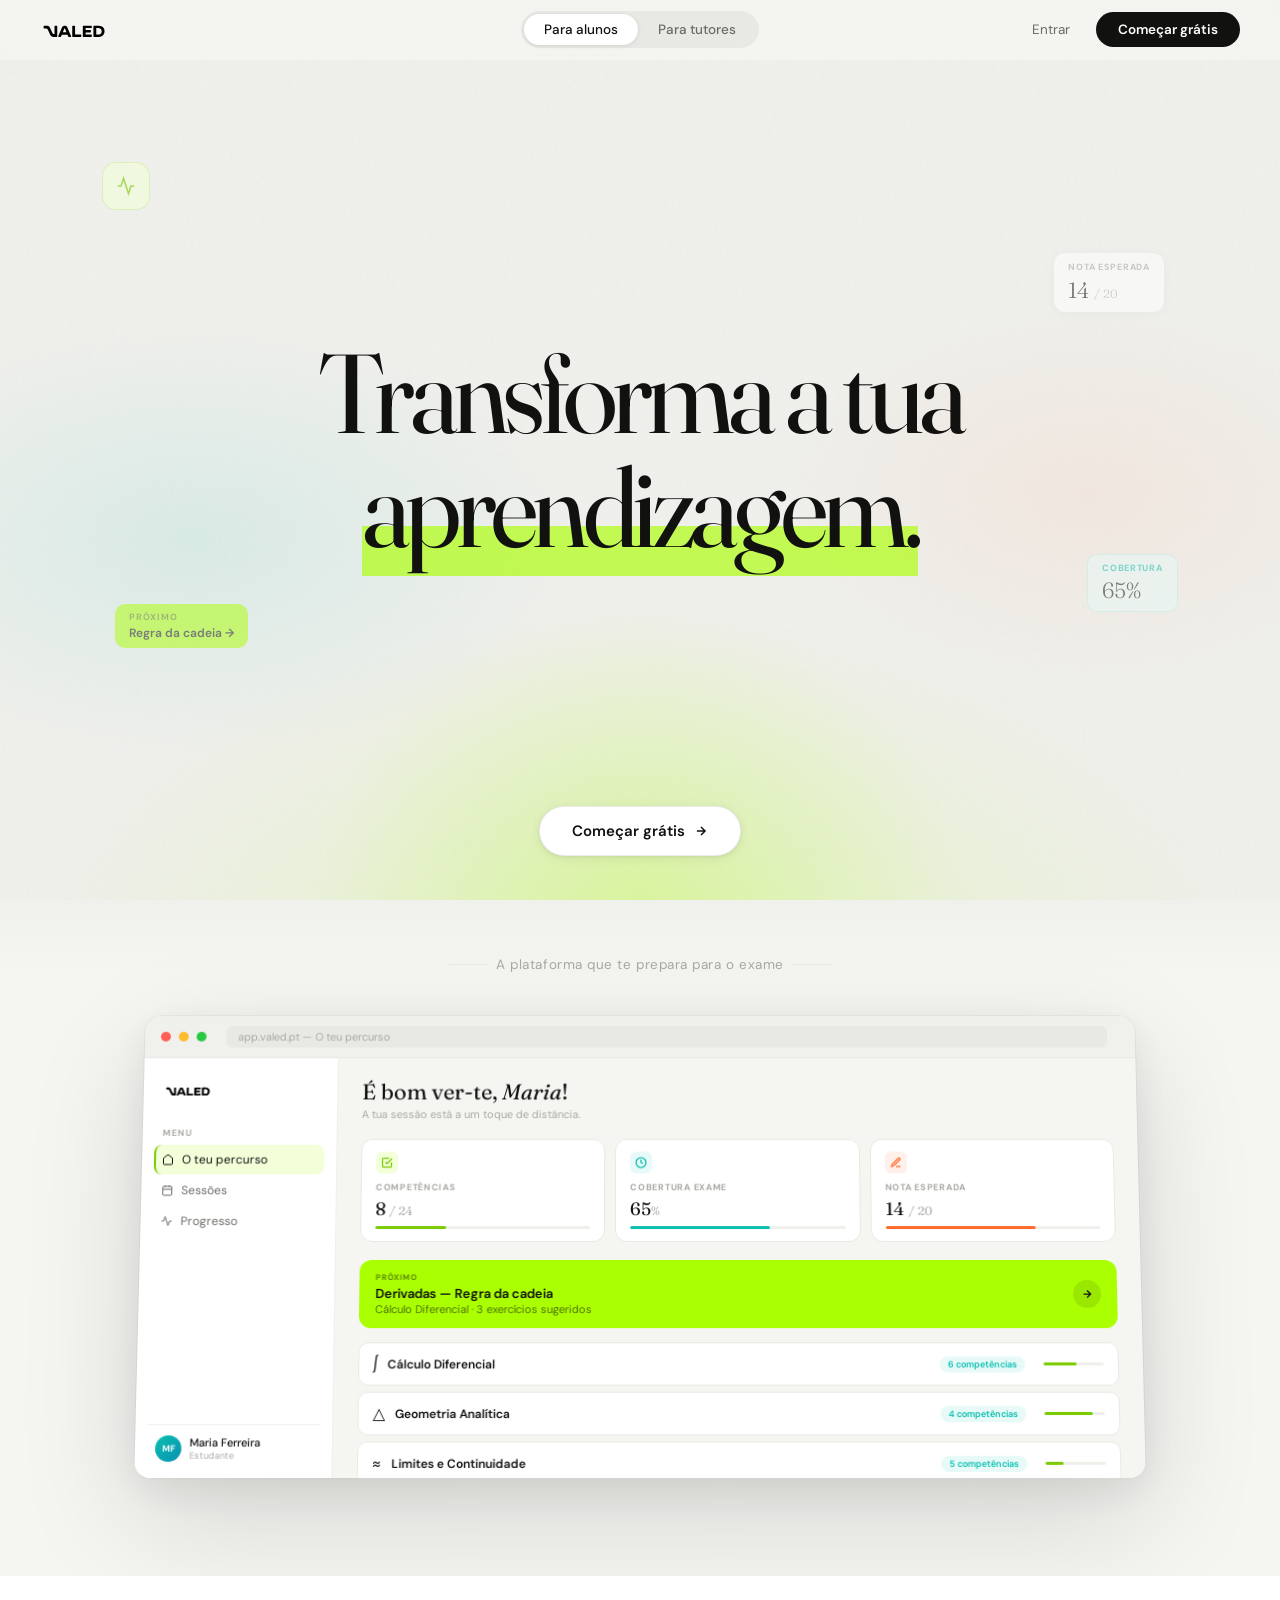
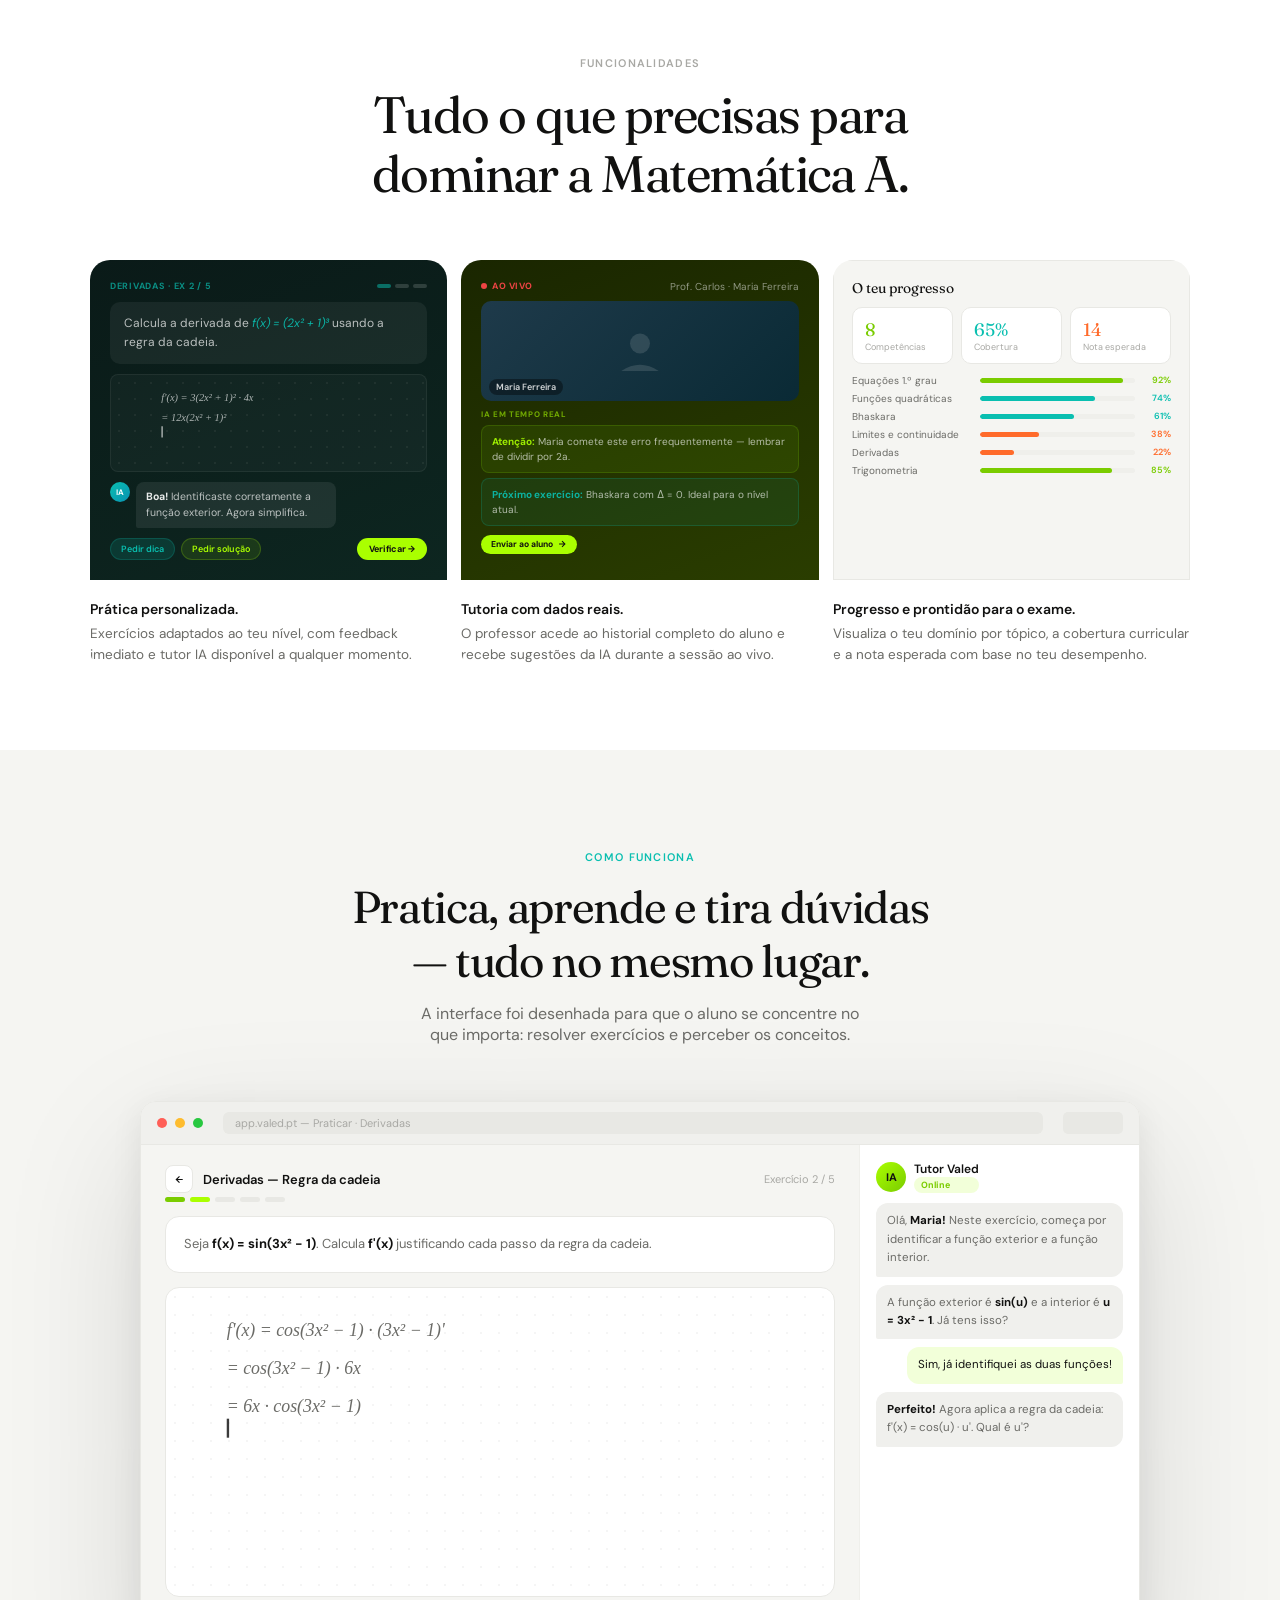
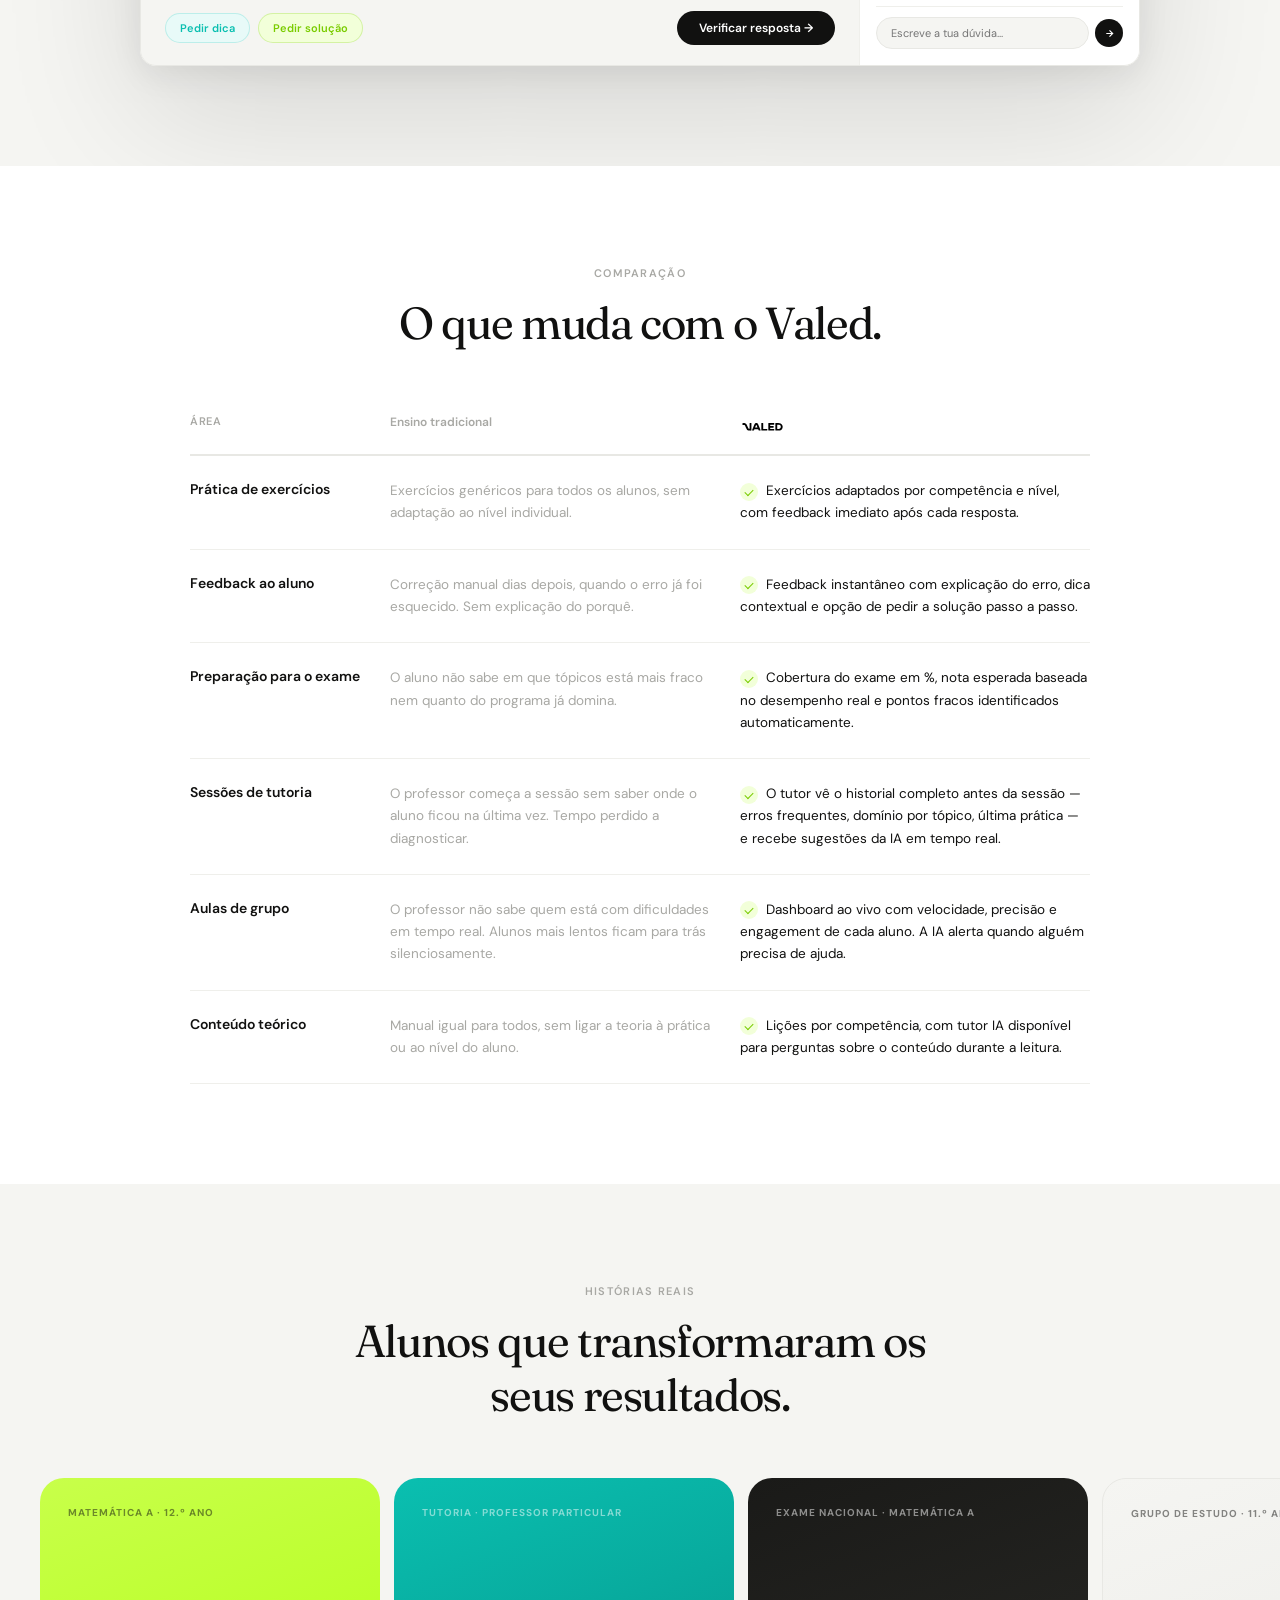
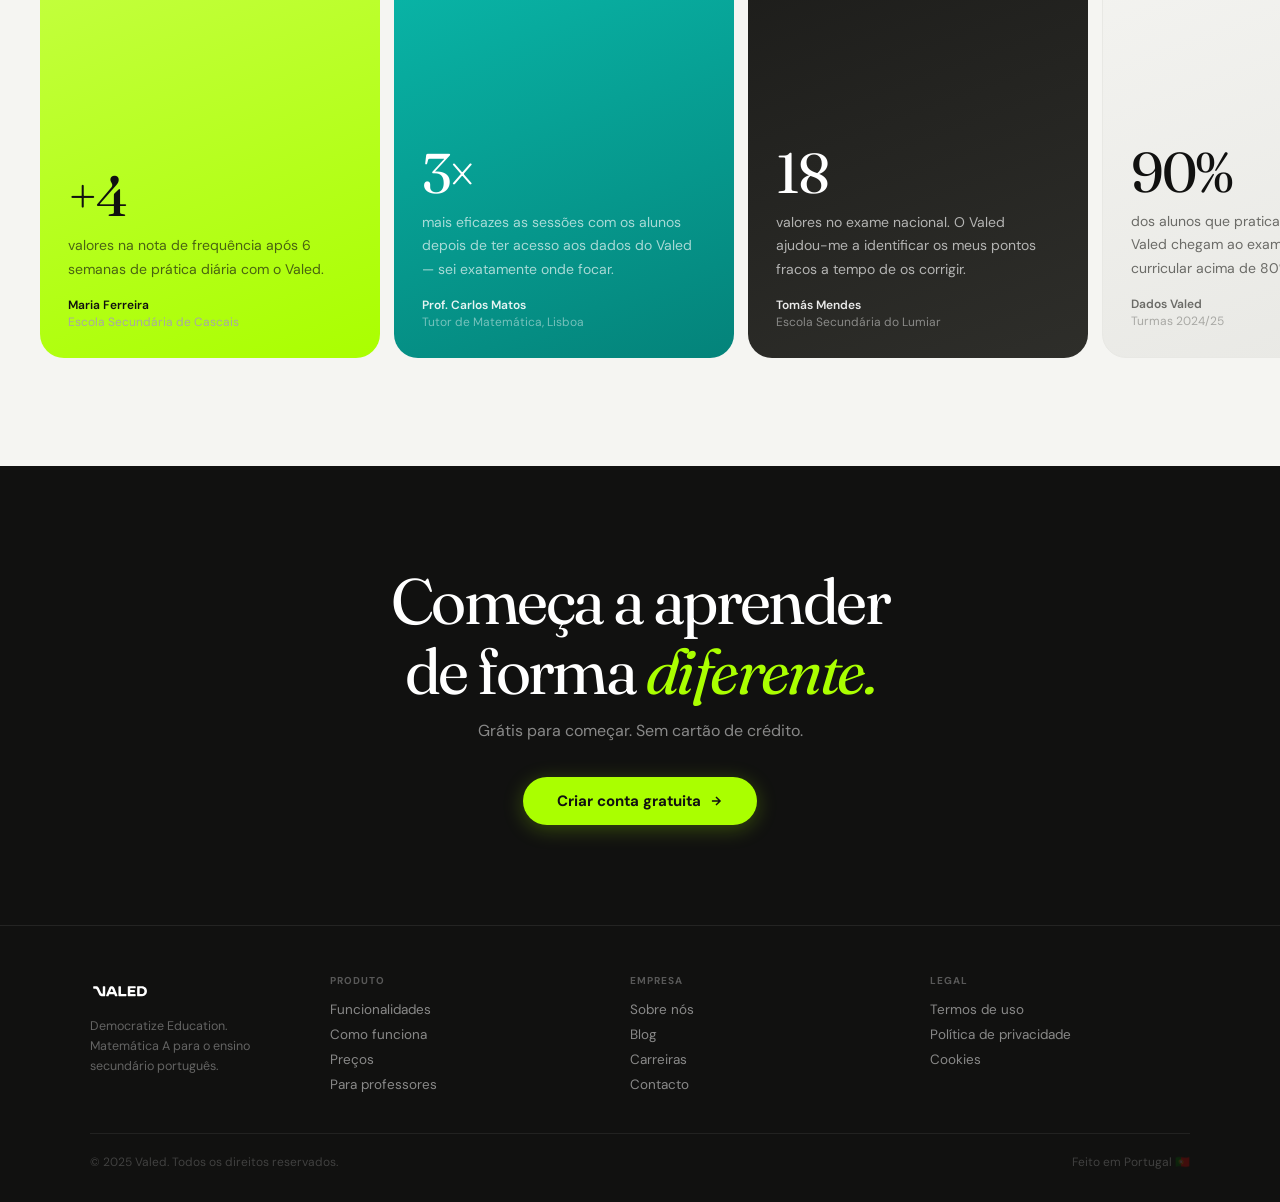
<file: valed_website.html>
<!DOCTYPE html>
<html lang="pt">
<head>
<meta charset="UTF-8">
<meta name="viewport" content="width=device-width, initial-scale=1.0">
<title>Valed — Democratize Education</title>
<link href="https://fonts.googleapis.com/css2?family=Fraunces:ital,opsz,wght@0,9..144,300;0,9..144,400;0,9..144,500;1,9..144,300;1,9..144,400;1,9..144,500&family=DM+Sans:ital,wght@0,300;0,400;0,500;0,600;1,400&display=swap" rel="stylesheet">
<style>
/* ── RESET & BASE ── */
*{box-sizing:border-box;margin:0;padding:0;}
:root{
  --lime:#AAFF00; --limed:#7ACC00; --limebg:#F2FFD9;
  --teal:#0ABFB0; --tealbg:#E8FAF8;
  --orange:#FF6B2B; --orangebg:#FFF0EA;
  --bg:#F5F5F2; --white:#FFFFFF;
  --s2:#F0F0ED; --border:#E8E8E4; --borderlt:#EFEFEB;
  --text:#111110; --t2:#6B6B67; --t3:#A8A8A4;
  --sh:0 1px 3px rgba(0,0,0,.06),0 1px 2px rgba(0,0,0,.03);
  --sh-md:0 4px 20px rgba(0,0,0,.07),0 1px 6px rgba(0,0,0,.04);
  --sh-lg:0 16px 56px rgba(0,0,0,.1),0 4px 16px rgba(0,0,0,.05);
}
html{scroll-behavior:smooth;}
body{
  font-family:'DM Sans',sans-serif;
  background:var(--bg);color:var(--text);
  -webkit-font-smoothing:antialiased;
  overflow-x:hidden;
}

/* ── NAV ── */
nav{
  position:fixed;top:0;left:0;right:0;z-index:100;
  background:rgba(245,245,242,.72);backdrop-filter:blur(20px);-webkit-backdrop-filter:blur(20px);
  border-bottom:1px solid transparent;
  height:60px;display:flex;align-items:center;padding:0 40px;gap:0;
  transition:background .3s, border-color .3s;
}
nav.scrolled{
  background:rgba(245,245,242,.95);
  border-bottom-color:var(--borderlt);
}
.nav-logo{
  font-family:'Fraunces',serif;font-size:20px;font-weight:400;
  color:var(--text);letter-spacing:-.3px;margin-right:44px;text-decoration:none;
  flex-shrink:0;display:inline-flex;align-items:center;
}
.nav-logo-img{height:36px;width:auto;display:block;}
.dash-sb-logo{
  font-family:'Fraunces',serif;font-size:16px;font-weight:400;color:var(--text);
  padding:4px 8px;margin-bottom:20px;
}
.dash-sb-logo-img{height:26px;width:auto;display:block;}
.dash-sb-logo em{font-style:italic;color:var(--limed);}
.nav-links{display:flex;gap:4px;flex:1;}
.nl{
  padding:7px 14px;font-size:13.5px;color:var(--t2);
  border-radius:8px;text-decoration:none;transition:all .15s;
}
.nl:hover{color:var(--text);background:var(--border);}
.nav-right{margin-left:auto;display:flex;align-items:center;gap:10px;}
.nav-login{font-size:13.5px;color:var(--t2);text-decoration:none;padding:8px 16px;border-radius:100px;transition:all .15s;}
.nav-login:hover{color:var(--text);}
.nav-cta{
  background:var(--text);color:var(--white);font-size:13.5px;font-weight:600;
  padding:9px 22px;border-radius:100px;border:none;cursor:pointer;
  font-family:'DM Sans',sans-serif;text-decoration:none;transition:all .2s;
}
.nav-cta:hover{background:#2a2a28;transform:translateY(-1px);box-shadow:0 4px 16px rgba(0,0,0,.15);}

/* ── NAV PILL TOGGLE ── */
.nav-pill-wrap{
  position:absolute;left:50%;transform:translateX(-50%);
}
.nav-pill{
  display:flex;align-items:center;
  background:var(--border);border-radius:100px;
  padding:3px;position:relative;
}
.np-btn{
  position:relative;z-index:2;
  padding:7px 20px;border-radius:100px;border:none;
  background:transparent;font-size:13.5px;font-weight:500;
  color:var(--t2);cursor:pointer;font-family:'DM Sans',sans-serif;
  transition:color .2s;white-space:nowrap;
}
.np-btn.active{color:var(--text);}
.np-slider{
  position:absolute;top:3px;left:3px;
  height:calc(100% - 6px);
  background:var(--white);border-radius:100px;
  box-shadow:0 1px 4px rgba(0,0,0,.1);
  transition:left .25s cubic-bezier(.4,0,.2,1), width .25s cubic-bezier(.4,0,.2,1);
  pointer-events:none;
}
section{padding:100px 40px;}
.container{max-width:1100px;margin:0 auto;}
.container-wide{max-width:1260px;margin:0 auto;}
.eyebrow{
  font-size:11px;font-weight:600;letter-spacing:.12em;text-transform:uppercase;
  color:var(--t3);margin-bottom:16px;
}
.eyebrow.teal{color:var(--teal);}
.eyebrow.lime{color:var(--limed);}

/* ══════════════════════════════
   1. HERO — full-bleed immersive scene
══════════════════════════════ */
#hero{
  padding:0;
  height:100vh; min-height:600px;
  position:relative;
  overflow:hidden;
  display:flex; flex-direction:column;
  align-items:center; justify-content:center;
  /* Warm ambient background */
  background:
    radial-gradient(ellipse 70% 60% at 50% 110%, rgba(170,255,0,.18) 0%, transparent 70%),
    radial-gradient(ellipse 50% 40% at 15% 60%, rgba(10,191,176,.10) 0%, transparent 60%),
    radial-gradient(ellipse 40% 35% at 85% 55%, rgba(255,107,43,.07) 0%, transparent 60%),
    #F0F0EC;
}

/* Subtle grain texture overlay */
#hero::before{
  content:'';
  position:absolute; inset:0;
  background-image: url("data:image/svg+xml,%3Csvg viewBox='0 0 256 256' xmlns='http://www.w3.org/2000/svg'%3E%3Cfilter id='noise'%3E%3CfeTurbulence type='fractalNoise' baseFrequency='0.9' numOctaves='4' stitchTiles='stitch'/%3E%3C/filter%3E%3Crect width='100%25' height='100%25' filter='url(%23noise)' opacity='0.035'/%3E%3C/svg%3E");
  pointer-events:none; z-index:1;
}

/* Soft lime glow orb at bottom-center — the "light source" the app will sit in front of */
#hero::after{
  content:'';
  position:absolute;
  bottom:-80px; left:50%; transform:translateX(-50%);
  width:700px; height:400px;
  background:radial-gradient(ellipse at 50% 80%, rgba(170,255,0,.22) 0%, transparent 65%);
  pointer-events:none; z-index:1;
}

/* Headline centered in the scene */
.hero-text{
  position:relative; z-index:3;
  text-align:center;
  max-width:900px;
  padding:0 32px;
}
.hero-h1{
  font-family:'Fraunces',serif;
  font-size:clamp(60px, 8.8vw, 112px);
  font-weight:400; line-height:1.02; letter-spacing:-.05em;
  color:var(--text);
  margin:0 auto 0;
}
.hero-h1 em{ font-style:italic; }
.hero-h1 .hl{
  display:inline;
  background:linear-gradient(transparent 64%, rgba(170,255,0,.65) 64%);
}

/* Single CTA pinned to bottom */
.hero-cta-float{
  position:absolute;
  bottom:44px; left:50%;
  transform:translateX(-50%);
  z-index:4;
}
.btn-primary{
  background:var(--white); color:var(--text);
  font-size:15px; font-weight:600;
  padding:14px 32px; border-radius:100px;
  border:1px solid rgba(0,0,0,.08);
  cursor:pointer; font-family:'DM Sans',sans-serif; text-decoration:none;
  transition:all .25s; display:inline-flex; align-items:center; gap:9px;
  box-shadow:0 2px 12px rgba(0,0,0,.08), 0 1px 3px rgba(0,0,0,.05);
  white-space:nowrap;
}
.btn-primary:hover{
  transform:translateY(-2px);
  box-shadow:0 8px 28px rgba(0,0,0,.12), 0 2px 8px rgba(0,0,0,.06);
}
.btn-ghost{
  background:transparent; color:var(--t2); font-size:14.5px; font-weight:500;
  padding:13px 26px; border-radius:100px; border:1.5px solid var(--border);
  cursor:pointer; font-family:'DM Sans',sans-serif; text-decoration:none;
  transition:all .2s; display:inline-flex; align-items:center; gap:8px;
}
.btn-ghost:hover{ border-color:#C8C8C4; color:var(--text); }

/* ══════════════════════════════
   APP SHOWCASE — interactive 3D tilt
══════════════════════════════ */
#app-showcase{
  background: linear-gradient(180deg, #F0F0EC 0%, var(--bg) 80px);
  padding:0 40px 100px;
  overflow:hidden;
}
.showcase-label{
  text-align:center;
  padding:56px 0 40px;
}
.showcase-label p{
  font-size:13.5px; color:var(--t3); letter-spacing:.04em;
  display:flex; align-items:center; justify-content:center; gap:8px;
}
.showcase-label p::before,
.showcase-label p::after{
  content:''; display:block;
  width:40px; height:1px; background:var(--border);
}

/* Tilt container — mouse interactivity applies here */
.tilt-scene{
  perspective:1400px;
  max-width:1000px;
  margin:0 auto;
  cursor:none;
}
/* The element that actually rotates */
.tilt-card{
  transform-style:preserve-3d;
  transform:rotateX(4deg) rotateY(0deg);
  transition:transform .08s linear;
  border-radius:16px;
  box-shadow:
    0 40px 120px rgba(0,0,0,.13),
    0 12px 40px rgba(0,0,0,.08),
    0 0 0 1px rgba(0,0,0,.05);
  overflow:hidden;
  will-change:transform;
}
.tilt-card:hover{
  box-shadow:
    0 60px 160px rgba(0,0,0,.16),
    0 20px 60px rgba(0,0,0,.1),
    0 0 0 1px rgba(0,0,0,.06);
}
/* Custom cursor dot */
.tilt-cursor{
  position:fixed;
  width:12px; height:12px;
  background:var(--lime);
  border-radius:50%;
  pointer-events:none;
  z-index:9999;
  transform:translate(-50%,-50%) scale(0);
  transition:transform .2s cubic-bezier(.34,1.56,.64,1), opacity .2s;
  opacity:0;
  mix-blend-mode:multiply;
}
.tilt-cursor.active{
  transform:translate(-50%,-50%) scale(1);
  opacity:1;
}

/* Browser chrome */
.mock-chrome{
  background:#F0F0ED;border-bottom:1px solid var(--border);
  padding:10px 16px;display:flex;align-items:center;gap:8px;
}
.chrome-dot{width:10px;height:10px;border-radius:50%;}
.mock-body{background:var(--bg);}

/* DASHBOARD MOCKUP */
.dash-layout{display:flex;height:420px;}
.dash-sidebar{
  width:196px;background:var(--white);border-right:1px solid var(--borderlt);
  padding:16px 12px;display:flex;flex-direction:column;flex-shrink:0;
}
.dash-sb-logo{
  font-family:'Fraunces',serif;font-size:16px;font-weight:400;color:var(--text);
  padding:4px 8px;margin-bottom:20px;
}
.dash-sb-logo-img{height:26px;width:auto;display:block;}
.dash-sb-logo em{font-style:italic;color:var(--limed);}
.dash-sb-section{font-size:9px;font-weight:700;letter-spacing:.1em;text-transform:uppercase;color:var(--t3);padding:0 8px;margin-bottom:6px;}
.dash-sb-item{
  display:flex;align-items:center;gap:8px;padding:7px 8px;border-radius:8px;
  font-size:12px;color:var(--t2);cursor:pointer;margin-bottom:1px;
  transition:background .15s;
}
.dash-sb-item:hover,.dash-sb-item.active{background:var(--limebg);color:var(--text);}
.dash-sb-item.active{border-left:2px solid var(--limed);padding-left:6px;}
.dash-sb-dot{width:7px;height:7px;border-radius:50%;flex-shrink:0;}
.dash-sb-bottom{
  margin-top:auto;border-top:1px solid var(--borderlt);padding-top:12px;
  display:flex;align-items:center;gap:8px;padding:10px 8px 0;
}
.dash-user-av{
  width:26px;height:26px;border-radius:50%;
  background:linear-gradient(135deg,#0ABFB0,#0891B2);
  display:flex;align-items:center;justify-content:center;
  font-size:9px;font-weight:700;color:var(--white);flex-shrink:0;
}
.dash-user-name{font-size:11px;font-weight:500;color:var(--text);}
.dash-user-role{font-size:9px;color:var(--t3);}

.dash-main{flex:1;overflow:hidden;padding:20px 24px;}
.dash-greeting{font-family:'Fraunces',serif;font-size:22px;font-weight:400;color:var(--text);margin-bottom:2px;}
.dash-greeting em{font-style:italic;}
.dash-sub{font-size:11px;color:var(--t3);margin-bottom:18px;}

/* Stats row */
.stat-row{display:flex;gap:10px;margin-bottom:18px;}
.stat-card{
  flex:1;background:var(--white);border:1px solid var(--border);
  border-radius:12px;padding:12px 14px;
}
.stat-icon{width:22px;height:22px;border-radius:6px;margin-bottom:8px;display:flex;align-items:center;justify-content:center;}
.stat-label{font-size:9px;font-weight:700;letter-spacing:.08em;text-transform:uppercase;color:var(--t3);margin-bottom:4px;}
.stat-val{font-family:'Fraunces',serif;font-size:18px;font-weight:400;color:var(--text);}
.stat-bar{height:3px;background:var(--borderlt);border-radius:99px;margin-top:6px;overflow:hidden;}
.stat-bar-fill{height:100%;border-radius:99px;}

/* Next card */
.next-card{
  background:var(--lime);border-radius:12px;padding:12px 16px;
  display:flex;align-items:center;justify-content:space-between;
  margin-bottom:14px;cursor:pointer;
}
.nc-ey{font-size:8px;font-weight:700;letter-spacing:.1em;text-transform:uppercase;color:rgba(17,17,16,.5);margin-bottom:3px;}
.nc-title{font-size:13px;font-weight:600;color:var(--text);}
.nc-sub{font-size:11px;color:rgba(17,17,16,.6);}
.nc-arrow{width:28px;height:28px;border-radius:50%;background:rgba(17,17,16,.1);display:flex;align-items:center;justify-content:center;flex-shrink:0;}

/* Domain cards */
.domain-list{display:flex;flex-direction:column;gap:6px;}
.domain-card{
  background:var(--white);border:1px solid var(--border);border-radius:10px;
  padding:10px 14px;display:flex;align-items:center;gap:10px;
}
.domain-emoji{font-size:16px;}
.domain-name{font-size:12px;font-weight:600;color:var(--text);flex:1;}
.domain-badge{font-size:9px;font-weight:600;padding:2px 8px;border-radius:100px;background:var(--tealbg);color:var(--teal);}
.domain-prog{width:60px;height:3px;background:var(--borderlt);border-radius:99px;overflow:hidden;margin-left:8px;}
.domain-prog-fill{height:100%;border-radius:99px;background:var(--limed);}

/* ══════════════════════════════
   2. FEATURE CARDS (like Sana image 2)
══════════════════════════════ */
#features{padding:80px 0;background:var(--white);}
.features-header{text-align:center;padding:0 40px;margin-bottom:56px;}
.features-h{
  font-family:'Fraunces',serif;font-size:clamp(32px,4vw,52px);
  font-weight:400;letter-spacing:-.03em;color:var(--text);
  line-height:1.15;max-width:640px;margin:0 auto;
}

/* Horizontally scrollable row of UI cards */
.feat-scroll-outer{overflow:hidden;padding:0 40px;}
.feat-scroll{
  display:grid;grid-template-columns:repeat(3,1fr);
  gap:14px;max-width:1100px;margin:0 auto;
}
.feat-card{
  border-radius:20px;overflow:hidden;cursor:pointer;position:relative;
}
.fc-ui{height:320px;overflow:hidden;position:relative;}
.fc-caption{padding:18px 0 4px;}
.fc-caption strong{font-size:14px;font-weight:600;color:var(--text);}
.fc-caption p{font-size:13.5px;color:var(--t2);line-height:1.6;margin-top:4px;}

/* Card 1 — Practice (teal dark bg) */
.fc1 .fc-ui{background:linear-gradient(160deg,#0a1a18,#0d2620);}
/* Card 2 — Session (lime bg) */
.fc2 .fc-ui{background:linear-gradient(160deg,#1a2600,#2a3d00);}
/* Card 3 — Progress (warm cream) */
.fc3 .fc-ui{background:var(--bg);border:1px solid var(--border);}

/* Practice mockup inside card 1 */
.pm-inner{padding:20px;height:100%;display:flex;flex-direction:column;gap:10px;}
.pm-top{display:flex;justify-content:space-between;align-items:center;}
.pm-skill{font-size:9px;font-weight:700;letter-spacing:.08em;text-transform:uppercase;color:rgba(10,191,176,.7);}
.pm-ex{font-size:9px;color:rgba(255,255,255,.3);}
.pm-prob{
  background:rgba(255,255,255,.06);border-radius:10px;padding:12px 14px;
  font-size:12px;color:rgba(255,255,255,.7);line-height:1.6;flex-shrink:0;
}
.pm-canvas{
  flex:1;background:rgba(255,255,255,.03);border-radius:8px;
  border:1px solid rgba(255,255,255,.06);position:relative;overflow:hidden;
  background-image:radial-gradient(circle,rgba(255,255,255,.05) 1px,transparent 1px);
  background-size:16px 16px;
}
.pm-hw{position:absolute;top:0;left:0;width:100%;height:100%;}
.pm-footer{
  display:flex;gap:6px;align-items:center;
}
.pm-chip{font-size:9px;font-weight:600;padding:4px 10px;border-radius:100px;
  background:rgba(10,191,176,.15);color:var(--teal);border:1px solid rgba(10,191,176,.2);}
.pm-submit{
  margin-left:auto;background:var(--lime);color:var(--text);
  font-size:9px;font-weight:700;padding:5px 12px;border-radius:100px;
  border:none;cursor:pointer;font-family:'DM Sans',sans-serif;
}

/* Tutor chat bubble */
.tutor-bubble{
  display:flex;gap:6px;align-items:flex-start;
}
.tb-av{
  width:20px;height:20px;border-radius:50%;flex-shrink:0;
  background:linear-gradient(135deg,#0ABFB0,#0891B2);
  display:flex;align-items:center;justify-content:center;
  font-size:8px;font-weight:700;color:var(--white);
}
.tb-msg{
  background:rgba(255,255,255,.08);border-radius:8px 8px 8px 2px;
  padding:7px 10px;font-size:10.5px;color:rgba(255,255,255,.7);
  line-height:1.5;max-width:200px;
}
.tb-msg strong{color:rgba(255,255,255,.9);}

/* Session mockup card 2 */
.sm-inner{padding:20px;height:100%;display:flex;flex-direction:column;gap:8px;}
.sm-header{display:flex;justify-content:space-between;align-items:center;}
.sm-live{display:flex;align-items:center;gap:5px;font-size:9px;font-weight:700;color:#EF4444;letter-spacing:.05em;}
.sm-live-dot{width:6px;height:6px;border-radius:50%;background:#EF4444;animation:pulse-r 2s infinite;}
@keyframes pulse-r{0%,100%{opacity:1;}50%{opacity:.4;}}
.sm-student{font-size:10px;color:rgba(255,255,255,.5);}
.sm-video{
  height:100px;border-radius:10px;overflow:hidden;
  background:linear-gradient(135deg,#1e3a4a,#0a2a35);
  display:flex;align-items:center;justify-content:center;position:relative;flex-shrink:0;
}
.sm-video-name{
  position:absolute;bottom:6px;left:8px;font-size:9px;font-weight:600;
  color:rgba(255,255,255,.8);background:rgba(0,0,0,.4);padding:2px 7px;border-radius:99px;
}
.sm-ai-section{flex:1;}
.sm-ai-label{font-size:8px;font-weight:700;letter-spacing:.08em;text-transform:uppercase;color:rgba(170,255,0,.6);margin-bottom:6px;}
.sm-ai-card{
  background:rgba(122,204,0,.1);border:1px solid rgba(122,204,0,.2);
  border-radius:8px;padding:8px 10px;font-size:10px;color:rgba(255,255,255,.65);
  line-height:1.5;margin-bottom:5px;
}
.sm-ai-card strong{color:rgba(170,255,0,.9);}
.sm-ai-pill{
  display:inline-flex;align-items:center;gap:4px;
  background:var(--lime);color:var(--text);font-size:8.5px;font-weight:700;
  padding:4px 10px;border-radius:100px;border:none;cursor:pointer;
  font-family:'DM Sans',sans-serif;margin-top:4px;
}

/* Progress mockup card 3 */
.pgm-inner{padding:18px;height:100%;display:flex;flex-direction:column;gap:10px;}
.pgm-title{font-family:'Fraunces',serif;font-size:14px;color:var(--text);}
.pgm-stats{display:flex;gap:8px;}
.pgm-stat{flex:1;background:var(--white);border:1px solid var(--border);border-radius:10px;padding:10px 12px;}
.pgm-stat-n{font-family:'Fraunces',serif;font-size:18px;color:var(--text);}
.pgm-stat-l{font-size:9px;color:var(--t3);}
.pgm-domains{display:flex;flex-direction:column;gap:5px;}
.pgm-domain-row{display:flex;align-items:center;gap:8px;}
.pgm-domain-name{font-size:10px;color:var(--t2);width:120px;flex-shrink:0;}
.pgm-track{flex:1;height:5px;background:var(--borderlt);border-radius:99px;overflow:hidden;}
.pgm-fill{height:100%;border-radius:99px;}
.pgm-pct{font-size:9px;font-weight:600;color:var(--t3);width:28px;text-align:right;}

/* ══════════════════════════════
   3. APP SCREENSHOT (perspective tilt)
══════════════════════════════ */
#screenshot{
  background:var(--bg);padding:100px 40px;
  overflow:hidden;
}
.ss-header{text-align:center;margin-bottom:56px;}
.ss-h{
  font-family:'Fraunces',serif;font-size:clamp(30px,3.5vw,46px);
  font-weight:400;letter-spacing:-.03em;color:var(--text);
  line-height:1.2;max-width:580px;margin:0 auto 16px;
}
.ss-sub{font-size:16px;color:var(--t2);max-width:440px;margin:0 auto;}

.ss-mockup-outer{
  max-width:1000px;margin:0 auto;
  transform:perspective(1400px) rotateX(4deg) rotateY(3deg) rotateZ(-1deg);
  box-shadow:0 48px 140px rgba(0,0,0,.13),0 8px 32px rgba(0,0,0,.07);
  border-radius:16px;overflow:hidden;border:1px solid var(--border);
  transition:transform .6s ease;
}
.ss-mockup-outer:hover{
  transform:perspective(1400px) rotateX(2deg) rotateY(1deg) rotateZ(0deg);
}
.ss-chrome{
  background:#F0F0ED;border-bottom:1px solid var(--border);
  padding:10px 16px;display:flex;align-items:center;gap:8px;
}
/* Full practice screen mockup */
.practice-layout{display:flex;height:520px;background:var(--bg);}
.prac-left{flex:1;padding:20px 24px;display:flex;flex-direction:column;gap:14px;}
.prac-topbar{
  display:flex;align-items:center;gap:10px;margin-bottom:4px;
}
.prac-back{width:28px;height:28px;border-radius:8px;background:var(--white);
  border:1px solid var(--border);display:flex;align-items:center;justify-content:center;}
.prac-title{font-size:13px;font-weight:600;color:var(--text);}
.prac-counter{margin-left:auto;font-size:11px;color:var(--t3);}
.prac-dots{display:flex;gap:5px;}
.prac-dot{width:20px;height:5px;border-radius:99px;background:var(--border);}
.prac-dot.done{background:var(--limed);}
.prac-dot.cur{background:var(--lime);}
.prac-prob{
  background:var(--white);border:1px solid var(--border);border-radius:14px;
  padding:16px 18px;font-size:13px;line-height:1.7;color:var(--t2);
}
.prac-prob strong{color:var(--text);}
.prac-canvas{
  flex:1;background:var(--white);border:1px solid var(--border);border-radius:14px;
  position:relative;overflow:hidden;
  background-image:radial-gradient(circle,rgba(0,0,0,.04) 1px,transparent 1px);
  background-size:18px 18px;
}
.prac-canvas-hw{position:absolute;top:0;left:0;width:100%;height:100%;}
.prac-footer{display:flex;align-items:center;gap:8px;}
.prac-chip{font-size:11px;font-weight:600;padding:7px 14px;border-radius:100px;
  background:var(--tealbg);color:var(--teal);border:1px solid rgba(10,191,176,.2);}
.prac-verify{
  margin-left:auto;background:var(--text);color:var(--white);
  font-size:12px;font-weight:600;padding:9px 22px;border-radius:100px;
  border:none;cursor:pointer;font-family:'DM Sans',sans-serif;
}

.prac-right{
  width:280px;background:var(--white);border-left:1px solid var(--borderlt);
  padding:16px;display:flex;flex-direction:column;gap:10px;
}
.prac-tutor-header{display:flex;align-items:center;gap:8px;}
.prac-tutor-av{
  width:30px;height:30px;border-radius:50%;
  background:linear-gradient(135deg,#AAFF00,#7ACC00);
  display:flex;align-items:center;justify-content:center;
  font-size:11px;font-weight:700;color:var(--text);flex-shrink:0;
}
.prac-tutor-name{font-size:12px;font-weight:600;color:var(--text);}
.prac-tutor-badge{font-size:9px;font-weight:700;padding:2px 7px;border-radius:100px;background:var(--limebg);color:var(--limed);}
.chat-msgs{flex:1;display:flex;flex-direction:column;gap:8px;overflow:hidden;}
.chat-msg{border-radius:12px 12px 12px 2px;padding:9px 11px;font-size:11.5px;line-height:1.6;}
.chat-msg.ai{background:var(--s2);color:var(--t2);}
.chat-msg.ai strong{color:var(--text);}
.chat-msg.user{background:var(--limebg);color:var(--text);border-radius:12px 12px 2px 12px;align-self:flex-end;}
.chat-input-row{
  display:flex;gap:6px;align-items:center;
  border-top:1px solid var(--borderlt);padding-top:10px;
}
.chat-inp{
  flex:1;background:var(--bg);border:1px solid var(--border);border-radius:100px;
  padding:8px 14px;font-size:11px;color:var(--t2);
  font-family:'DM Sans',sans-serif;outline:none;
}
.chat-send{
  width:28px;height:28px;border-radius:50%;background:var(--text);
  border:none;cursor:pointer;display:flex;align-items:center;justify-content:center;
  flex-shrink:0;
}

/* ══════════════════════════════
   4. COMPARISON TABLE
══════════════════════════════ */
#compare{background:var(--white);padding:100px 40px;}
.compare-header{text-align:center;margin-bottom:64px;}
.compare-h{
  font-family:'Fraunces',serif;font-size:clamp(30px,3.5vw,46px);
  font-weight:400;letter-spacing:-.03em;color:var(--text);
  line-height:1.2;max-width:560px;margin:0 auto;
}

.compare-table{
  max-width:900px;margin:0 auto;
}
.ct-head{
  display:grid;grid-template-columns:200px 1fr 1fr;gap:0;
  padding:0 0 16px;border-bottom:2px solid var(--border);
  margin-bottom:0;
}
.ct-head-cell{font-size:12px;font-weight:600;color:var(--text);}
.ct-head-cell.muted{color:var(--t3);}
.ct-head-cell.valed{
  display:flex;align-items:center;gap:8px;
}
.ct-valed-logo-img{height:24px;width:auto;display:block;}

.ct-row{
  display:grid;grid-template-columns:200px 1fr 1fr;gap:0;
  padding:24px 0;border-bottom:1px solid var(--borderlt);
  transition:background .15s;
}
.ct-row:hover{background:var(--bg);margin:0 -20px;padding:24px 20px;}
.ct-category{font-size:14px;font-weight:600;color:var(--text);padding-right:20px;}
.ct-old{font-size:13.5px;color:var(--t3);line-height:1.65;padding-right:24px;}
.ct-new{font-size:13.5px;color:var(--text);line-height:1.65;}
.ct-check{
  display:inline-block;width:18px;height:18px;border-radius:50%;
  background:var(--limebg);margin-right:8px;vertical-align:middle;
  position:relative;flex-shrink:0;
}
.ct-check::after{
  content:'';position:absolute;top:50%;left:50%;
  transform:translate(-50%,-55%) rotate(45deg);
  width:4px;height:7px;
  border-right:1.5px solid var(--limed);border-bottom:1.5px solid var(--limed);
}

/* ══════════════════════════════
   5. STUDENT STORIES (tall cards like Sana image 3)
══════════════════════════════ */
#stories{background:var(--bg);padding:100px 0;}
.stories-header{
  text-align:center;padding:0 40px;margin-bottom:56px;
}
.stories-h{
  font-family:'Fraunces',serif;font-size:clamp(30px,3.5vw,46px);
  font-weight:400;letter-spacing:-.03em;color:var(--text);
  line-height:1.2;max-width:640px;margin:0 auto;
}

/* Edge-to-edge scroll area */
.stories-scroll{
  display:grid;
  grid-template-columns:140px repeat(3,380px) 140px;
  gap:14px;padding:0 40px;
  overflow-x:auto;
  scrollbar-width:none;
  max-width:100%;
}
.stories-scroll::-webkit-scrollbar{display:none;}

.story-spacer{} /* side padding placeholder */

.story-card{
  height:480px;border-radius:24px;overflow:hidden;
  cursor:pointer;transition:transform .3s,box-shadow .3s;
  position:relative;flex-shrink:0;
}
.story-card:hover{transform:translateY(-6px);box-shadow:0 24px 60px rgba(0,0,0,.13);}

/* Card backgrounds */
.sc-lime{background:linear-gradient(160deg,#C8FF4A,#AAFF00);}
.sc-teal{background:linear-gradient(160deg,#0ABFB0,#04837A);}
.sc-dark{background:linear-gradient(160deg,#1a1a18,#2e2e2a);}

.story-inner{padding:28px 28px;height:100%;display:flex;flex-direction:column;}
.story-eyebrow{
  font-size:10px;font-weight:700;letter-spacing:.1em;text-transform:uppercase;
  margin-bottom:auto;
}
.story-eyebrow.dark{color:rgba(17,17,16,.5);}
.story-eyebrow.light{color:rgba(255,255,255,.5);}

.story-stat{
  font-family:'Fraunces',serif;
  font-size:clamp(36px,5vw,56px);
  font-weight:400;line-height:1;letter-spacing:-.04em;
  margin-bottom:10px;
}
.story-stat.dark{color:var(--text);}
.story-stat.light{color:var(--white);}

.story-body{font-size:14px;line-height:1.65;margin-bottom:16px;}
.story-body.dark{color:rgba(17,17,16,.65);}
.story-body.light{color:rgba(255,255,255,.65);}

.story-attribution{font-size:12px;font-weight:600;}
.story-attribution.dark{color:var(--text);}
.story-attribution.light{color:rgba(255,255,255,.9);}
.story-attribution span{display:block;font-weight:400;margin-top:1px;}
.story-attribution.dark span{color:var(--t3);}
.story-attribution.light span{color:rgba(255,255,255,.45);}

/* Mini app UI inside story card */
.story-ui{
  flex:1;display:flex;align-items:flex-end;
  margin:0 -28px;padding:0 16px 0;overflow:hidden;
  pointer-events:none;
}

/* ══════════════════════════════
   6. FINAL CTA
══════════════════════════════ */
#cta{
  background:var(--text);padding:100px 40px;
  text-align:center;
}
.cta-h{
  font-family:'Fraunces',serif;font-size:clamp(36px,5vw,64px);
  font-weight:400;letter-spacing:-.04em;color:var(--white);
  line-height:1.1;max-width:600px;margin:0 auto 14px;
}
.cta-h em{font-style:italic;color:var(--lime);}
.cta-sub{font-size:16px;color:rgba(255,255,255,.5);margin-bottom:36px;}
.btn-lime{
  background:var(--lime);color:var(--text);font-size:15px;font-weight:700;
  padding:14px 34px;border-radius:100px;border:none;cursor:pointer;
  font-family:'DM Sans',sans-serif;text-decoration:none;
  display:inline-flex;align-items:center;gap:8px;
  transition:all .2s;
  box-shadow:0 4px 20px rgba(170,255,0,.25);
}
.btn-lime:hover{transform:translateY(-2px);box-shadow:0 8px 32px rgba(170,255,0,.35);}

/* ══════════════════════════════
   FOOTER
══════════════════════════════ */
footer{
  background:var(--text);border-top:1px solid rgba(255,255,255,.08);
  padding:48px 40px 32px;
}
.footer-inner{
  max-width:1100px;margin:0 auto;
  display:grid;grid-template-columns:200px 1fr 1fr 1fr;gap:40px;
}
.footer-logo{margin-bottom:10px;}
.footer-logo-img{height:32px;width:auto;display:block;filter:invert(1);}
.footer-tagline{font-size:12.5px;color:rgba(255,255,255,.35);line-height:1.6;}
.footer-col-title{font-size:10px;font-weight:700;letter-spacing:.1em;text-transform:uppercase;color:rgba(255,255,255,.3);margin-bottom:14px;}
.footer-link{display:block;font-size:13.5px;color:rgba(255,255,255,.5);text-decoration:none;margin-bottom:8px;transition:color .15s;}
.footer-link:hover{color:var(--white);}
.footer-bottom{
  max-width:1100px;margin:32px auto 0;
  border-top:1px solid rgba(255,255,255,.07);
  padding-top:20px;display:flex;justify-content:space-between;
  font-size:12px;color:rgba(255,255,255,.2);
}

/* ══════════════════════════════════════
   TUTOR PAGE STYLES
══════════════════════════════════════ */

/* Dark page base */
:root{ --dark:#0E0E0D; --dark2:#161614; --dark3:#1E1E1B; --dark4:#262622; }

/* ── TUTOR HERO ── */
#t-hero{
  height:100vh; min-height:620px;
  position:relative; overflow:hidden;
  display:flex; flex-direction:column;
  align-items:center; justify-content:center;
  background:
    radial-gradient(ellipse 65% 55% at 50% 105%, rgba(170,255,0,.15) 0%, transparent 65%),
    radial-gradient(ellipse 45% 40% at 12% 55%, rgba(10,191,176,.12) 0%, transparent 60%),
    radial-gradient(ellipse 40% 35% at 88% 45%, rgba(255,107,43,.08) 0%, transparent 60%),
    #0E0E0D;
}
#t-hero::before{
  content:'';position:absolute;inset:0;
  background-image:url("data:image/svg+xml,%3Csvg viewBox='0 0 256 256' xmlns='http://www.w3.org/2000/svg'%3E%3Cfilter id='n'%3E%3CfeTurbulence type='fractalNoise' baseFrequency='0.85' numOctaves='4' stitchTiles='stitch'/%3E%3C/filter%3E%3Crect width='100%25' height='100%25' filter='url(%23n)' opacity='0.04'/%3E%3C/svg%3E");
  pointer-events:none;z-index:1;
}

/* Floating data chips */
.t-chip{
  position:absolute; z-index:3;
  background:rgba(255,255,255,.05);
  border:1px solid rgba(255,255,255,.1);
  backdrop-filter:blur(12px);
  border-radius:14px; padding:12px 16px;
  pointer-events:none;
}
.t-chip-1{ top:22%; left:7%; }
.t-chip-2{ top:18%; right:7%; }
.t-chip-3{ bottom:24%; left:7%; }
.t-chip-4{ bottom:26%; right:7%; }
.tc-label{ font-size:9px;font-weight:700;letter-spacing:.1em;text-transform:uppercase;color:rgba(255,255,255,.3);margin-bottom:5px; }
.tc-val{ font-size:14px;font-weight:600;color:var(--white);margin-bottom:3px; }
.tc-sub{ font-size:10px;color:rgba(255,255,255,.35); }
.tc-live{ display:flex;align-items:center;gap:5px;font-size:10px;font-weight:700;color:#F87171; }
.tc-dot{ width:6px;height:6px;border-radius:50%;background:#EF4444;animation:pulse-r 2s infinite; }

.t-hero-text{ position:relative;z-index:3;text-align:center;max-width:800px;padding:0 32px; }
.t-eyebrow{
  font-size:11px;font-weight:700;letter-spacing:.12em;text-transform:uppercase;
  color:rgba(255,255,255,.35);margin-bottom:20px;
}
.t-hero-h1{
  font-family:'Fraunces',serif;
  font-size:clamp(60px,8.8vw,108px);
  font-weight:400;line-height:1.02;letter-spacing:-.05em;
  color:var(--white);
}
.t-hl{ background:linear-gradient(transparent 64%, rgba(170,255,0,.5) 64%); }

.t-hero-cta{ position:absolute;bottom:44px;left:50%;transform:translateX(-50%);z-index:4; }
.t-btn-cta{
  background:var(--lime);color:var(--dark);
  font-size:15px;font-weight:700;
  padding:14px 32px;border-radius:100px;
  border:none;cursor:pointer;font-family:'DM Sans',sans-serif;text-decoration:none;
  transition:all .25s;display:inline-flex;align-items:center;gap:9px;
  box-shadow:0 4px 24px rgba(170,255,0,.25);white-space:nowrap;
}
.t-btn-cta:hover{ transform:translateY(-2px);box-shadow:0 8px 36px rgba(170,255,0,.35); }

/* ── SHARED DARK SECTION TYPOGRAPHY ── */
.t-section-ey{
  font-size:11px;font-weight:700;letter-spacing:.12em;text-transform:uppercase;
  color:rgba(255,255,255,.3);margin-bottom:16px;display:flex;align-items:center;gap:8px;
}
.t-section-ey.teal{color:var(--teal);}
.t-section-ey.lime{color:var(--limed);}
.t-section-h{
  font-family:'Fraunces',serif;
  font-size:clamp(28px,3.2vw,42px);
  font-weight:400;letter-spacing:-.03em;
  color:var(--white);line-height:1.15;margin-bottom:0;
}
.t-section-body{ font-size:15px;color:rgba(255,255,255,.5);line-height:1.75; }

/* ── FEATURE LIST ── */
.t-feature-list{ display:flex;flex-direction:column;gap:10px;margin-top:24px; }
.t-feat-item{
  display:flex;align-items:center;gap:10px;
  font-size:13.5px;color:rgba(255,255,255,.55);
}
.t-feat-dot{ width:7px;height:7px;border-radius:50%;flex-shrink:0; }

/* ── MOCKUP CARD (dark) ── */
.t-mockup-card{
  background:var(--dark3);
  border:1px solid rgba(255,255,255,.08);
  border-radius:18px;
  overflow:hidden;
}
.t-mock-header{
  display:flex;align-items:center;gap:12px;justify-content:space-between;
  padding:14px 16px;border-bottom:1px solid rgba(255,255,255,.06);
}
.t-student-av{
  width:32px;height:32px;border-radius:50%;flex-shrink:0;
  display:flex;align-items:center;justify-content:center;
  font-size:11px;font-weight:700;color:var(--white);
}
/* Bar rows in briefing */
.t-bar-row{ display:flex;align-items:center;gap:10px; }
.t-bar-label{ font-size:11px;color:rgba(255,255,255,.4);width:130px;flex-shrink:0; }
.t-bar-track{ flex:1;height:4px;background:rgba(255,255,255,.08);border-radius:99px;overflow:hidden; }
.t-bar-fill{ height:100%;border-radius:99px; }
.t-bar-pct{ font-size:10px;font-weight:700;width:28px;text-align:right; }
/* Error rows */
.t-error-row{ display:flex;align-items:center;gap:8px; }
.t-error-badge{ font-size:9px;font-weight:700;padding:3px 8px;border-radius:100px;flex-shrink:0; }

/* ── AI CARDS ── */
.t-ai-card{ border-radius:10px;padding:10px 12px;margin-bottom:2px; }
.t-ai-card.urgent{ background:rgba(249,115,22,.08);border:1px solid rgba(249,115,22,.2); }
.t-ai-card.next{ background:rgba(122,204,0,.07);border:1px solid rgba(122,204,0,.18); }
.t-ai-card.info{ background:rgba(10,191,176,.07);border:1px solid rgba(10,191,176,.18); }
.t-ai-card-label{ font-size:9px;font-weight:700;letter-spacing:.06em;text-transform:uppercase;margin-bottom:4px; }
.t-ai-card.urgent .t-ai-card-label{ color:var(--orange); }
.t-ai-card.next .t-ai-card-label{ color:var(--limed); }
.t-ai-card.info .t-ai-card-label{ color:var(--teal); }
.t-ai-card-body{ font-size:11px;color:rgba(255,255,255,.5);line-height:1.55;margin-bottom:7px; }
.t-ai-card-body strong{ color:rgba(255,255,255,.8); }
.t-ai-action-btn{
  font-size:10px;font-weight:700;padding:4px 11px;border-radius:100px;border:none;
  cursor:pointer;font-family:'DM Sans',sans-serif;transition:all .15s;
  background:rgba(255,255,255,.07);color:rgba(255,255,255,.55);
}
.t-ai-action-btn:hover{ background:rgba(255,255,255,.14);color:var(--white); }
.t-ai-action-btn.lime{ background:var(--lime);color:var(--dark); }
.t-ai-action-btn.lime:hover{ filter:brightness(1.05); }
.t-ai-action-btn.teal{ background:rgba(10,191,176,.15);color:var(--teal); }

/* ── HOW IT WORKS ── */
.t-steps-row{ display:flex;align-items:flex-start;gap:20px;margin-top:48px; }
.t-step{ flex:1; }
.t-step-num{ font-family:'Fraunces',serif;font-size:48px;font-weight:300;color:rgba(255,255,255,.1);line-height:1;letter-spacing:-.04em;margin-bottom:12px; }
.t-step-title{ font-size:15px;font-weight:600;color:var(--white);margin-bottom:10px; }
.t-step-body{ font-size:13.5px;color:rgba(255,255,255,.45);line-height:1.7; }
.t-step-arrow{ margin-top:28px;flex-shrink:0; }

/* ── GROUP MOCK ── */
.t-group-mock{
  background:var(--dark3);border:1px solid rgba(255,255,255,.07);
  border-radius:18px;overflow:hidden;
}
.t-group-header{
  display:flex;align-items:center;gap:12px;
  padding:14px 18px;border-bottom:1px solid rgba(255,255,255,.06);
}
.t-student-grid{
  display:grid;grid-template-columns:repeat(4,1fr);
  gap:1px;background:rgba(255,255,255,.05);
}
.t-sc{
  background:var(--dark3);padding:14px 14px 12px;
  transition:background .15s;
}
.t-sc.alert{ background:rgba(249,115,22,.06); }
.t-sc.great{ background:rgba(122,204,0,.04); }
.t-sc-top{ display:flex;align-items:center;gap:8px;margin-bottom:10px; }
.t-sc-av{ width:26px;height:26px;border-radius:50%;flex-shrink:0;display:flex;align-items:center;justify-content:center;font-size:9px;font-weight:700;color:var(--white); }
.t-sc-name{ font-size:11px;font-weight:600;color:var(--white); }
.t-sc-topic{ font-size:9px;color:rgba(255,255,255,.3);margin-top:1px; }
.t-sc-warn{ margin-left:auto;width:18px;height:18px;border-radius:50%;background:rgba(249,115,22,.2);display:flex;align-items:center;justify-content:center;font-size:9px;font-weight:700;color:var(--orange); }
.t-sc-bar-row{ display:flex;align-items:center;gap:6px;margin-bottom:4px; }
.t-sc-bar-row span{ font-size:8px;color:rgba(255,255,255,.25);width:52px;flex-shrink:0; }
.t-sc-bar-row span:last-child{ width:24px;text-align:right;font-weight:700; }
.t-sc-track{ flex:1;height:3px;background:rgba(255,255,255,.07);border-radius:99px;overflow:hidden; }
.t-alert-bar{
  display:flex;align-items:center;gap:10px;
  padding:12px 18px;background:rgba(239,68,68,.08);border-top:1px solid rgba(239,68,68,.2);
  font-size:12.5px;color:rgba(255,255,255,.5);
}
.t-intervene-btn{
  margin-left:auto;background:rgba(239,68,68,.15);color:#F87171;
  border:1px solid rgba(239,68,68,.3);border-radius:100px;
  padding:6px 14px;font-size:11px;font-weight:700;cursor:pointer;
  font-family:'DM Sans',sans-serif;transition:all .15s;white-space:nowrap;
}
.t-intervene-btn:hover{ background:rgba(239,68,68,.25); }

/* ── EARNINGS ── */
.t-earn-card{
  background:var(--dark3);border:1px solid rgba(255,255,255,.08);
  border-radius:18px;padding:22px 24px;
}
.t-earn-rows{ display:flex;flex-direction:column;gap:16px;margin-top:28px; }
.t-earn-row{ display:flex;gap:14px;align-items:flex-start; }
.t-earn-icon{ font-size:22px;flex-shrink:0;margin-top:2px; }
.t-earn-title{ font-size:14px;font-weight:600;color:var(--white);margin-bottom:4px; }
.t-earn-body{ font-size:13px;color:rgba(255,255,255,.4);line-height:1.6; }
.t-earn-line{ display:flex;justify-content:space-between;font-size:13px;color:rgba(255,255,255,.45);padding:6px 0;border-bottom:1px solid rgba(255,255,255,.06); }

/* ── TUTOR STORY CARDS ── */
.t-story-card{
  width:340px;flex-shrink:0;height:460px;
  border-radius:24px;overflow:hidden;
  padding:28px;display:flex;flex-direction:column;
  cursor:pointer;transition:transform .3s,box-shadow .3s;
}
.t-story-card:hover{ transform:translateY(-5px);box-shadow:0 24px 60px rgba(0,0,0,.25); }

@keyframes pulse-r{0%,100%{opacity:1;}50%{opacity:.3;}}
.fade-up{animation:fadeUp .7s ease both;}
.fade-up-1{animation-delay:.1s;}
.fade-up-2{animation-delay:.2s;}
.fade-up-3{animation-delay:.3s;}
</style>
</head>
<body>

<!-- ══════ NAV ══════ -->
<nav id="main-nav">
  <a href="#" class="nav-logo" onclick="switchPage('students');return false;"><img src="assets/valed-logo.svg" alt="Valed" class="nav-logo-img"></a>
  <!-- Page toggle pill — centred -->
  <div class="nav-pill-wrap">
    <div class="nav-pill" id="nav-pill">
      <button class="np-btn active" id="np-students" onclick="switchPage('students')">
        Para alunos
      </button>
      <button class="np-btn" id="np-tutors" onclick="switchPage('tutors')">
        Para tutores
      </button>
      <div class="np-slider" id="np-slider"></div>
    </div>
  </div>
  <div class="nav-right">
    <a class="nav-login" href="#">Entrar</a>
    <a class="nav-cta" id="nav-cta-btn" href="#">Começar grátis</a>
  </div>
</nav>

<!-- ══════════════════════════════════════
     STUDENTS PAGE
══════════════════════════════════════ -->
<div id="page-students">

<!-- ══════ 1. HERO — full-bleed scene ══════ -->
<section id="hero">

  <!-- Decorative floating elements -->
  <div style="position:absolute;top:18%;left:8%;z-index:2;opacity:.6;pointer-events:none;">
    <div style="width:48px;height:48px;border-radius:14px;background:var(--limebg);border:1.5px solid rgba(122,204,0,.3);display:flex;align-items:center;justify-content:center;">
      <svg width="20" height="20" fill="none" viewBox="0 0 24 24" stroke="#7ACC00" stroke-width="2"><polyline points="22 12 18 12 15 21 9 3 6 12 2 12"/></svg>
    </div>
  </div>
  <div style="position:absolute;top:28%;right:9%;z-index:2;opacity:.55;pointer-events:none;">
    <div style="background:var(--white);border:1px solid var(--border);border-radius:12px;padding:8px 14px;box-shadow:0 2px 12px rgba(0,0,0,.06);">
      <div style="font-size:9px;font-weight:700;letter-spacing:.08em;text-transform:uppercase;color:var(--t3);margin-bottom:3px;">Nota Esperada</div>
      <div style="font-family:'Fraunces',serif;font-size:22px;font-weight:300;color:var(--text);">14 <span style="font-size:12px;color:var(--t3);">/ 20</span></div>
    </div>
  </div>
  <div style="position:absolute;bottom:28%;left:9%;z-index:2;opacity:.5;pointer-events:none;">
    <div style="background:var(--lime);border-radius:10px;padding:7px 14px;">
      <div style="font-size:9px;font-weight:700;letter-spacing:.08em;text-transform:uppercase;color:rgba(17,17,16,.5);margin-bottom:2px;">Próximo</div>
      <div style="font-size:12px;font-weight:600;color:var(--text);">Regra da cadeia →</div>
    </div>
  </div>
  <div style="position:absolute;bottom:32%;right:8%;z-index:2;opacity:.5;pointer-events:none;">
    <div style="background:var(--tealbg);border:1px solid rgba(10,191,176,.2);border-radius:10px;padding:7px 14px;">
      <div style="font-size:9px;font-weight:700;letter-spacing:.08em;text-transform:uppercase;color:var(--teal);margin-bottom:2px;">Cobertura</div>
      <div style="font-family:'Fraunces',serif;font-size:22px;font-weight:300;color:var(--text);">65%</div>
    </div>
  </div>

  <!-- Main headline — centred in the scene -->
  <div class="hero-text">
    <h1 class="hero-h1 fade-up fade-up-1">
      Transforma a tua<br><span class="hl">aprendizagem.</span>
    </h1>
  </div>

  <!-- Single CTA pinned to bottom -->
  <div class="hero-cta-float fade-up fade-up-2">
    <a href="#" class="btn-primary">
      Começar grátis
      <svg width="14" height="14" fill="none" viewBox="0 0 24 24" stroke="currentColor" stroke-width="2.5"><path d="M5 12h14m-7-7 7 7-7 7"/></svg>
    </a>
  </div>

</section>

<!-- ══════ APP SHOWCASE — interactive tilt ══════ -->
<section id="app-showcase">

  <!-- Eyebrow label -->
  <div class="showcase-label">
    <p>A plataforma que te prepara para o exame</p>
  </div>

  <!-- Custom cursor -->
  <div class="tilt-cursor" id="tiltCursor"></div>

  <!-- Tilt scene -->
  <div class="tilt-scene" id="tiltScene">
    <div class="tilt-card" id="tiltCard">
      <!-- Browser chrome -->
      <div class="mock-chrome">
        <div class="chrome-dot" style="background:#FF5F57;"></div>
        <div class="chrome-dot" style="background:#FEBC2E;"></div>
        <div class="chrome-dot" style="background:#28C840;"></div>
        <div style="flex:1;background:var(--border);border-radius:6px;height:22px;margin:0 12px;display:flex;align-items:center;padding:0 12px;">
          <span style="font-size:11px;color:var(--t3);">app.valed.pt — O teu percurso</span>
        </div>
      </div>
      <!-- Dashboard -->
      <div class="mock-body">
        <div class="dash-layout">
          <div class="dash-sidebar">
            <div class="dash-sb-logo"><img src="assets/valed-logo.svg" alt="Valed" class="dash-sb-logo-img"></div>
            <div class="dash-sb-section">Menu</div>
            <div class="dash-sb-item active">
              <svg width="12" height="12" fill="none" viewBox="0 0 24 24" stroke="currentColor" stroke-width="2"><path d="M3 9l9-7 9 7v11a2 2 0 01-2 2H5a2 2 0 01-2-2z"/></svg>
              O teu percurso
            </div>
            <div class="dash-sb-item">
              <svg width="12" height="12" fill="none" viewBox="0 0 24 24" stroke="currentColor" stroke-width="2"><rect x="3" y="4" width="18" height="18" rx="2"/><line x1="16" y1="2" x2="16" y2="6"/><line x1="8" y1="2" x2="8" y2="6"/><line x1="3" y1="10" x2="21" y2="10"/></svg>
              Sessões
            </div>
            <div class="dash-sb-item">
              <svg width="12" height="12" fill="none" viewBox="0 0 24 24" stroke="currentColor" stroke-width="2"><polyline points="22 12 18 12 15 21 9 3 6 12 2 12"/></svg>
              Progresso
            </div>
            <div class="dash-sb-bottom">
              <div class="dash-user-av">MF</div>
              <div><div class="dash-user-name">Maria Ferreira</div><div class="dash-user-role">Estudante</div></div>
            </div>
          </div>
          <div class="dash-main">
            <div class="dash-greeting">É bom ver-te, <em>Maria</em>!</div>
            <div class="dash-sub">A tua sessão está a um toque de distância.</div>
            <div class="stat-row">
              <div class="stat-card">
                <div class="stat-icon" style="background:var(--limebg);"><svg width="12" height="12" fill="none" viewBox="0 0 24 24" stroke="#7ACC00" stroke-width="2.5"><polyline points="9 11 12 14 22 4"/><path d="M21 12v7a2 2 0 01-2 2H5a2 2 0 01-2-2V5a2 2 0 012-2h11"/></svg></div>
                <div class="stat-label">Competências</div>
                <div class="stat-val">8 <span style="font-size:12px;color:var(--t3);">/ 24</span></div>
                <div class="stat-bar"><div class="stat-bar-fill" style="width:33%;background:var(--limed);"></div></div>
              </div>
              <div class="stat-card">
                <div class="stat-icon" style="background:var(--tealbg);"><svg width="12" height="12" fill="none" viewBox="0 0 24 24" stroke="#0ABFB0" stroke-width="2.5"><circle cx="12" cy="12" r="10"/><polyline points="12 6 12 12 16 14"/></svg></div>
                <div class="stat-label">Cobertura Exame</div>
                <div class="stat-val">65<span style="font-size:12px;color:var(--t3);">%</span></div>
                <div class="stat-bar"><div class="stat-bar-fill" style="width:65%;background:var(--teal);"></div></div>
              </div>
              <div class="stat-card">
                <div class="stat-icon" style="background:var(--orangebg);"><svg width="12" height="12" fill="none" viewBox="0 0 24 24" stroke="#FF6B2B" stroke-width="2.5"><path d="M12 20h9"/><path d="M16.5 3.5a2.121 2.121 0 013 3L7 19l-4 1 1-4L16.5 3.5z"/></svg></div>
                <div class="stat-label">Nota Esperada</div>
                <div class="stat-val">14 <span style="font-size:12px;color:var(--t3);">/ 20</span></div>
                <div class="stat-bar"><div class="stat-bar-fill" style="width:70%;background:var(--orange);"></div></div>
              </div>
            </div>
            <div class="next-card">
              <div>
                <div class="nc-ey">Próximo</div>
                <div class="nc-title">Derivadas — Regra da cadeia</div>
                <div class="nc-sub">Cálculo Diferencial · 3 exercícios sugeridos</div>
              </div>
              <div class="nc-arrow"><svg width="12" height="12" fill="none" viewBox="0 0 24 24" stroke="currentColor" stroke-width="2.5"><path d="M5 12h14m-7-7 7 7-7 7"/></svg></div>
            </div>
            <div class="domain-list">
              <div class="domain-card">
                <div class="domain-emoji">∫</div>
                <div class="domain-name">Cálculo Diferencial</div>
                <div class="domain-badge">6 competências</div>
                <div class="domain-prog"><div class="domain-prog-fill" style="width:55%;"></div></div>
              </div>
              <div class="domain-card">
                <div class="domain-emoji">△</div>
                <div class="domain-name">Geometria Analítica</div>
                <div class="domain-badge">4 competências</div>
                <div class="domain-prog"><div class="domain-prog-fill" style="width:80%;"></div></div>
              </div>
              <div class="domain-card">
                <div class="domain-emoji">≈</div>
                <div class="domain-name">Limites e Continuidade</div>
                <div class="domain-badge">5 competências</div>
                <div class="domain-prog"><div class="domain-prog-fill" style="width:30%;"></div></div>
              </div>
            </div>
          </div>
        </div>
      </div>
    </div>
  </div>

</section>

<!-- ══════ 2. FEATURES ══════ -->
<section id="features">
  <div class="features-header">
    <div class="eyebrow">Funcionalidades</div>
    <h2 class="features-h">Tudo o que precisas para dominar a Matemática A.</h2>
  </div>
  <div class="feat-scroll-outer">
    <div class="feat-scroll">

      <!-- Card 1: Practice -->
      <div class="feat-card fc1">
        <div class="fc-ui">
          <div class="pm-inner">
            <div class="pm-top">
              <span class="pm-skill">Derivadas · Ex 2 / 5</span>
              <div style="display:flex;gap:4px;">
                <div style="width:14px;height:4px;border-radius:99px;background:rgba(10,191,176,.5);"></div>
                <div style="width:14px;height:4px;border-radius:99px;background:rgba(255,255,255,.15);"></div>
                <div style="width:14px;height:4px;border-radius:99px;background:rgba(255,255,255,.15);"></div>
              </div>
            </div>
            <div class="pm-prob">
              Calcula a derivada de <em style="color:rgba(10,191,176,.9);">f(x) = (2x² + 1)³</em> usando a regra da cadeia.
            </div>
            <div class="pm-canvas">
              <svg class="pm-hw" viewBox="0 0 300 120">
                <text x="16" y="32" font-family="Georgia,serif" font-size="13" fill="rgba(255,255,255,.65)" font-style="italic">f'(x) = 3(2x² + 1)² · 4x</text>
                <text x="16" y="58" font-family="Georgia,serif" font-size="13" fill="rgba(255,255,255,.65)" font-style="italic">     = 12x(2x² + 1)²</text>
                <rect x="16" y="64" width="2" height="14" fill="rgba(255,255,255,.7)">
                  <animate attributeName="opacity" values="1;0;1" dur="1.1s" repeatCount="indefinite"/>
                </rect>
              </svg>
            </div>
            <div class="tutor-bubble">
              <div class="tb-av">IA</div>
              <div class="tb-msg"><strong>Boa!</strong> Identificaste corretamente a função exterior. Agora simplifica.</div>
            </div>
            <div class="pm-footer">
              <div class="pm-chip">Pedir dica</div>
              <div class="pm-chip" style="background:rgba(170,255,0,.1);color:var(--lime);border-color:rgba(170,255,0,.2);">Pedir solução</div>
              <button class="pm-submit">Verificar →</button>
            </div>
          </div>
        </div>
        <div class="fc-caption">
          <strong>Prática personalizada.</strong>
          <p>Exercícios adaptados ao teu nível, com feedback imediato e tutor IA disponível a qualquer momento.</p>
        </div>
      </div>

      <!-- Card 2: Live session -->
      <div class="feat-card fc2">
        <div class="fc-ui">
          <div class="sm-inner">
            <div class="sm-header">
              <div class="sm-live">
                <div class="sm-live-dot"></div>AO VIVO
              </div>
              <div class="sm-student">Prof. Carlos · Maria Ferreira</div>
            </div>
            <div class="sm-video">
              <svg width="50" height="50" viewBox="0 0 80 80" fill="none">
                <circle cx="40" cy="28" r="16" fill="rgba(255,255,255,.12)"/>
                <path d="M 10 72 Q 40 52 70 72" fill="rgba(255,255,255,.12)"/>
              </svg>
              <div class="sm-video-name">Maria Ferreira</div>
            </div>
            <div class="sm-ai-section">
              <div class="sm-ai-label">IA em tempo real</div>
              <div class="sm-ai-card">
                <strong>Atenção:</strong> Maria comete este erro frequentemente — lembrar de dividir por 2a.
              </div>
              <div class="sm-ai-card" style="background:rgba(10,191,176,.08);border-color:rgba(10,191,176,.2);">
                <strong style="color:rgba(10,191,176,.9);">Próximo exercício:</strong> Bhaskara com Δ = 0. Ideal para o nível atual.
              </div>
              <button class="sm-ai-pill">
                Enviar ao aluno
                <svg width="10" height="10" fill="none" viewBox="0 0 24 24" stroke="currentColor" stroke-width="2.5"><path d="M5 12h14m-7-7 7 7-7 7"/></svg>
              </button>
            </div>
          </div>
        </div>
        <div class="fc-caption">
          <strong>Tutoria com dados reais.</strong>
          <p>O professor acede ao historial completo do aluno e recebe sugestões da IA durante a sessão ao vivo.</p>
        </div>
      </div>

      <!-- Card 3: Progress -->
      <div class="feat-card fc3">
        <div class="fc-ui">
          <div class="pgm-inner">
            <div class="pgm-title">O teu progresso</div>
            <div class="pgm-stats">
              <div class="pgm-stat">
                <div class="pgm-stat-n" style="color:var(--limed);">8</div>
                <div class="pgm-stat-l">Competências</div>
              </div>
              <div class="pgm-stat">
                <div class="pgm-stat-n" style="color:var(--teal);">65%</div>
                <div class="pgm-stat-l">Cobertura</div>
              </div>
              <div class="pgm-stat">
                <div class="pgm-stat-n" style="color:var(--orange);">14</div>
                <div class="pgm-stat-l">Nota esperada</div>
              </div>
            </div>
            <div class="pgm-domains">
              <div class="pgm-domain-row">
                <span class="pgm-domain-name">Equações 1.º grau</span>
                <div class="pgm-track"><div class="pgm-fill" style="width:92%;background:var(--limed);"></div></div>
                <span class="pgm-pct" style="color:var(--limed);">92%</span>
              </div>
              <div class="pgm-domain-row">
                <span class="pgm-domain-name">Funções quadráticas</span>
                <div class="pgm-track"><div class="pgm-fill" style="width:74%;background:var(--teal);"></div></div>
                <span class="pgm-pct" style="color:var(--teal);">74%</span>
              </div>
              <div class="pgm-domain-row">
                <span class="pgm-domain-name">Bhaskara</span>
                <div class="pgm-track"><div class="pgm-fill" style="width:61%;background:var(--teal);"></div></div>
                <span class="pgm-pct" style="color:var(--teal);">61%</span>
              </div>
              <div class="pgm-domain-row">
                <span class="pgm-domain-name">Limites e continuidade</span>
                <div class="pgm-track"><div class="pgm-fill" style="width:38%;background:var(--orange);"></div></div>
                <span class="pgm-pct" style="color:var(--orange);">38%</span>
              </div>
              <div class="pgm-domain-row">
                <span class="pgm-domain-name">Derivadas</span>
                <div class="pgm-track"><div class="pgm-fill" style="width:22%;background:var(--orange);"></div></div>
                <span class="pgm-pct" style="color:var(--orange);">22%</span>
              </div>
              <div class="pgm-domain-row">
                <span class="pgm-domain-name">Trigonometria</span>
                <div class="pgm-track"><div class="pgm-fill" style="width:85%;background:var(--limed);"></div></div>
                <span class="pgm-pct" style="color:var(--limed);">85%</span>
              </div>
            </div>
          </div>
        </div>
        <div class="fc-caption">
          <strong>Progresso e prontidão para o exame.</strong>
          <p>Visualiza o teu domínio por tópico, a cobertura curricular e a nota esperada com base no teu desempenho.</p>
        </div>
      </div>

    </div>
  </div>
</section>

<!-- ══════ 3. APP SCREENSHOT ══════ -->
<section id="screenshot">
  <div class="ss-header">
    <div class="eyebrow teal">Como funciona</div>
    <h2 class="ss-h">Pratica, aprende e tira dúvidas — tudo no mesmo lugar.</h2>
    <p class="ss-sub">A interface foi desenhada para que o aluno se concentre no que importa: resolver exercícios e perceber os conceitos.</p>
  </div>
  <div class="ss-mockup-outer">
    <!-- Chrome bar -->
    <div class="ss-chrome">
      <div class="chrome-dot" style="background:#FF5F57;"></div>
      <div class="chrome-dot" style="background:#FEBC2E;"></div>
      <div class="chrome-dot" style="background:#28C840;"></div>
      <div style="flex:1;background:var(--border);border-radius:6px;height:22px;margin:0 12px;display:flex;align-items:center;padding:0 12px;">
        <span style="font-size:11px;color:var(--t3);">app.valed.pt — Praticar · Derivadas</span>
      </div>
      <div style="width:60px;height:22px;background:var(--border);border-radius:5px;"></div>
    </div>
    <!-- Practice layout -->
    <div class="practice-layout">
      <div class="prac-left">
        <div>
          <div class="prac-topbar">
            <div class="prac-back">
              <svg width="11" height="11" fill="none" viewBox="0 0 24 24" stroke="currentColor" stroke-width="2.5"><path d="M19 12H5m7-7-7 7 7 7"/></svg>
            </div>
            <div class="prac-title">Derivadas — Regra da cadeia</div>
            <div class="prac-counter">Exercício 2 / 5</div>
          </div>
          <div class="prac-dots">
            <div class="prac-dot done"></div>
            <div class="prac-dot cur"></div>
            <div class="prac-dot"></div>
            <div class="prac-dot"></div>
            <div class="prac-dot"></div>
          </div>
        </div>
        <div class="prac-prob">
          Seja <strong>f(x) = sin(3x² − 1)</strong>. Calcula <strong>f'(x)</strong> justificando cada passo da regra da cadeia.
        </div>
        <div class="prac-canvas" style="flex:1;">
          <svg class="prac-canvas-hw" viewBox="0 0 500 260">
            <text x="20" y="40" font-family="Georgia,serif" font-size="15" fill="#6B6B67" font-style="italic">f'(x) = cos(3x² − 1) · (3x² − 1)'</text>
            <text x="20" y="72" font-family="Georgia,serif" font-size="15" fill="#6B6B67" font-style="italic">     = cos(3x² − 1) · 6x</text>
            <text x="20" y="104" font-family="Georgia,serif" font-size="15" fill="#6B6B67" font-style="italic">     = 6x · cos(3x² − 1)</text>
            <rect x="20" y="110" width="2" height="16" fill="#111110">
              <animate attributeName="opacity" values="1;0;1" dur="1.1s" repeatCount="indefinite"/>
            </rect>
          </svg>
        </div>
        <div class="prac-footer">
          <div class="prac-chip">Pedir dica</div>
          <div class="prac-chip" style="background:var(--limebg);color:var(--limed);border-color:rgba(122,204,0,.25);">Pedir solução</div>
          <button class="prac-verify">Verificar resposta →</button>
        </div>
      </div>
      <!-- Tutor panel -->
      <div class="prac-right">
        <div class="prac-tutor-header">
          <div class="prac-tutor-av">IA</div>
          <div>
            <div class="prac-tutor-name">Tutor Valed</div>
            <div class="prac-tutor-badge">Online</div>
          </div>
        </div>
        <div class="chat-msgs">
          <div class="chat-msg ai">
            Olá, <strong>Maria!</strong> Neste exercício, começa por identificar a função exterior e a função interior.
          </div>
          <div class="chat-msg ai">
            A função exterior é <strong>sin(u)</strong> e a interior é <strong>u = 3x² − 1</strong>. Já tens isso?
          </div>
          <div class="chat-msg user">
            Sim, já identifiquei as duas funções!
          </div>
          <div class="chat-msg ai">
            <strong>Perfeito!</strong> Agora aplica a regra da cadeia: f'(x) = cos(u) · u'. Qual é u'?
          </div>
        </div>
        <div class="chat-input-row">
          <input class="chat-inp" placeholder="Escreve a tua dúvida..." readonly>
          <div class="chat-send">
            <svg width="11" height="11" fill="none" viewBox="0 0 24 24" stroke="white" stroke-width="2.5"><path d="M5 12h14m-7-7 7 7-7 7"/></svg>
          </div>
        </div>
      </div>
    </div>
  </div>
</section>

<!-- ══════ 4. COMPARISON TABLE ══════ -->
<section id="compare">
  <div class="compare-header">
    <div class="eyebrow">Comparação</div>
    <h2 class="compare-h">O que muda com o Valed.</h2>
  </div>
  <div class="compare-table">
    <div class="ct-head">
      <div class="ct-head-cell" style="color:var(--t3);font-size:11px;letter-spacing:.05em;text-transform:uppercase;">Área</div>
      <div class="ct-head-cell muted">Ensino tradicional</div>
      <div class="ct-head-cell valed">
        <span class="ct-valed-logo"><img src="assets/valed-logo.svg" alt="Valed" class="ct-valed-logo-img"></span>
      </div>
    </div>

    <div class="ct-row">
      <div class="ct-category">Prática de exercícios</div>
      <div class="ct-old">Exercícios genéricos para todos os alunos, sem adaptação ao nível individual.</div>
      <div class="ct-new"><span class="ct-check"></span>Exercícios adaptados por competência e nível, com feedback imediato após cada resposta.</div>
    </div>
    <div class="ct-row">
      <div class="ct-category">Feedback ao aluno</div>
      <div class="ct-old">Correção manual dias depois, quando o erro já foi esquecido. Sem explicação do porquê.</div>
      <div class="ct-new"><span class="ct-check"></span>Feedback instantâneo com explicação do erro, dica contextual e opção de pedir a solução passo a passo.</div>
    </div>
    <div class="ct-row">
      <div class="ct-category">Preparação para o exame</div>
      <div class="ct-old">O aluno não sabe em que tópicos está mais fraco nem quanto do programa já domina.</div>
      <div class="ct-new"><span class="ct-check"></span>Cobertura do exame em %, nota esperada baseada no desempenho real e pontos fracos identificados automaticamente.</div>
    </div>
    <div class="ct-row">
      <div class="ct-category">Sessões de tutoria</div>
      <div class="ct-old">O professor começa a sessão sem saber onde o aluno ficou na última vez. Tempo perdido a diagnosticar.</div>
      <div class="ct-new"><span class="ct-check"></span>O tutor vê o historial completo antes da sessão — erros frequentes, domínio por tópico, última prática — e recebe sugestões da IA em tempo real.</div>
    </div>
    <div class="ct-row">
      <div class="ct-category">Aulas de grupo</div>
      <div class="ct-old">O professor não sabe quem está com dificuldades em tempo real. Alunos mais lentos ficam para trás silenciosamente.</div>
      <div class="ct-new"><span class="ct-check"></span>Dashboard ao vivo com velocidade, precisão e engagement de cada aluno. A IA alerta quando alguém precisa de ajuda.</div>
    </div>
    <div class="ct-row">
      <div class="ct-category">Conteúdo teórico</div>
      <div class="ct-old">Manual igual para todos, sem ligar a teoria à prática ou ao nível do aluno.</div>
      <div class="ct-new"><span class="ct-check"></span>Lições por competência, com tutor IA disponível para perguntas sobre o conteúdo durante a leitura.</div>
    </div>
  </div>
</section>

<!-- ══════ 5. STUDENT STORIES ══════ -->
<section id="stories">
  <div class="stories-header">
    <div class="eyebrow">Histórias reais</div>
    <h2 class="stories-h">Alunos que transformaram os seus resultados.</h2>
  </div>

  <div style="overflow-x:auto;padding:0 40px;scrollbar-width:none;">
    <div style="display:flex;gap:14px;min-width:max-content;padding-bottom:8px;">

      <!-- Story 1 — lime -->
      <div class="story-card sc-lime" style="width:340px;flex-shrink:0;">
        <div class="story-inner">
          <div class="story-eyebrow dark">Matemática A · 12.º Ano</div>
          <div style="margin-top:auto;">
            <div class="story-stat dark">+4</div>
            <div class="story-body dark">valores na nota de frequência após 6 semanas de prática diária com o Valed.</div>
            <div class="story-attribution dark">
              Maria Ferreira
              <span>Escola Secundária de Cascais</span>
            </div>
          </div>
        </div>
      </div>

      <!-- Story 2 — teal -->
      <div class="story-card sc-teal" style="width:340px;flex-shrink:0;">
        <div class="story-inner">
          <div class="story-eyebrow light">Tutoria · Professor particular</div>
          <div style="margin-top:auto;">
            <div class="story-stat light">3×</div>
            <div class="story-body light">mais eficazes as sessões com os alunos depois de ter acesso aos dados do Valed — sei exatamente onde focar.</div>
            <div class="story-attribution light">
              Prof. Carlos Matos
              <span>Tutor de Matemática, Lisboa</span>
            </div>
          </div>
        </div>
      </div>

      <!-- Story 3 — dark -->
      <div class="story-card sc-dark" style="width:340px;flex-shrink:0;">
        <div class="story-inner">
          <div class="story-eyebrow light">Exame Nacional · Matemática A</div>
          <div style="margin-top:auto;">
            <div class="story-stat light">18</div>
            <div class="story-body light">valores no exame nacional. O Valed ajudou-me a identificar os meus pontos fracos a tempo de os corrigir.</div>
            <div class="story-attribution light">
              Tomás Mendes
              <span>Escola Secundária do Lumiar</span>
            </div>
          </div>
        </div>
      </div>

      <!-- Story 4 — lime variation -->
      <div class="story-card" style="width:340px;flex-shrink:0;background:linear-gradient(160deg,#F5F5F2,#E8E8E4);border:1px solid var(--border);">
        <div class="story-inner">
          <div class="story-eyebrow dark">Grupo de estudo · 11.º Ano</div>
          <div style="margin-top:auto;">
            <div class="story-stat dark">90%</div>
            <div class="story-body dark" style="color:var(--t2);">dos alunos que praticam diariamente no Valed chegam ao exame com cobertura curricular acima de 80%.</div>
            <div class="story-attribution dark" style="color:var(--t2);">
              Dados Valed
              <span style="color:var(--t3);">Turmas 2024/25</span>
            </div>
          </div>
        </div>
      </div>

    </div>
  </div>
</section>

<!-- ══════ 6. FINAL CTA ══════ -->
<section id="cta">
  <div class="container">
    <h2 class="cta-h">Começa a aprender<br>de forma <em>diferente.</em></h2>
    <p class="cta-sub">Grátis para começar. Sem cartão de crédito.</p>
    <a href="#" class="btn-lime">
      Criar conta gratuita
      <svg width="14" height="14" fill="none" viewBox="0 0 24 24" stroke="currentColor" stroke-width="2.5"><path d="M5 12h14m-7-7 7 7-7 7"/></svg>
    </a>
  </div>
</section>

<!-- ══════ FOOTER ══════ -->
<footer>
  <div class="footer-inner">
    <div>
      <div class="footer-logo"><img src="assets/valed-logo.svg" alt="Valed" class="footer-logo-img"></div>
      <div class="footer-tagline">Democratize Education.<br>Matemática A para o ensino secundário português.</div>
    </div>
    <div>
      <div class="footer-col-title">Produto</div>
      <a href="#" class="footer-link">Funcionalidades</a>
      <a href="#" class="footer-link">Como funciona</a>
      <a href="#" class="footer-link">Preços</a>
      <a href="#" class="footer-link">Para professores</a>
    </div>
    <div>
      <div class="footer-col-title">Empresa</div>
      <a href="#" class="footer-link">Sobre nós</a>
      <a href="#" class="footer-link">Blog</a>
      <a href="#" class="footer-link">Carreiras</a>
      <a href="#" class="footer-link">Contacto</a>
    </div>
    <div>
      <div class="footer-col-title">Legal</div>
      <a href="#" class="footer-link">Termos de uso</a>
      <a href="#" class="footer-link">Política de privacidade</a>
      <a href="#" class="footer-link">Cookies</a>
    </div>
  </div>
  <div class="footer-bottom">
    <span>© 2025 Valed. Todos os direitos reservados.</span>
    <span>Feito em Portugal 🇵🇹</span>
  </div>
</footer>

</div><!-- /page-students -->


<!-- ══════════════════════════════════════
     TUTORS PAGE
══════════════════════════════════════ -->
<div id="page-tutors" style="display:none;">

<!-- ── TUTOR HERO ── -->
<section id="t-hero">
  <!-- Floating data chips -->
  <div class="t-chip t-chip-1">
    <div class="tc-label">Sessão agora</div>
    <div class="tc-val">Maria F. · Bhaskara</div>
    <div class="tc-live"><span class="tc-dot"></span>Ao vivo</div>
  </div>
  <div class="t-chip t-chip-2">
    <div class="tc-label">Erro mais frequente</div>
    <div class="tc-val" style="color:#F87171;">Dividir por 2<em>a</em></div>
    <div class="tc-sub">8× nas últimas sessões</div>
  </div>
  <div class="t-chip t-chip-3">
    <div class="tc-label">Esta semana</div>
    <div class="tc-val" style="font-family:'Fraunces',serif;font-size:26px;font-weight:300;">€ 340</div>
    <div class="tc-sub">6 sessões · 4 alunos</div>
  </div>
  <div class="t-chip t-chip-4">
    <div class="tc-label">Sugestão IA</div>
    <div class="tc-val" style="color:var(--lime);font-size:12px;">Introduzir Δ = 0 agora</div>
    <div class="tc-sub" style="color:rgba(255,255,255,.35);">Ideal para o nível atual</div>
  </div>

  <div class="t-hero-text">
    <div class="t-eyebrow">Para tutores</div>
    <h1 class="t-hero-h1">
      Ensina melhor.<br>Ganha <span class="t-hl">mais.</span>
    </h1>
  </div>
  <div class="t-hero-cta">
    <a href="#" class="t-btn-cta">
      Candidatar-me como tutor
      <svg width="14" height="14" fill="none" viewBox="0 0 24 24" stroke="currentColor" stroke-width="2.5"><path d="M5 12h14m-7-7 7 7-7 7"/></svg>
    </a>
  </div>
</section>

<!-- ── HOW IT WORKS ── -->
<section id="t-how" style="background:var(--dark2);padding:96px 40px;">
  <div style="max-width:1000px;margin:0 auto;">
    <div class="t-section-ey">Como funciona</div>
    <h2 class="t-section-h">Três passos para começar a ensinar com o Valed.</h2>
    <div class="t-steps-row">
      <div class="t-step">
        <div class="t-step-num">01</div>
        <div class="t-step-title">Cria o teu perfil</div>
        <div class="t-step-body">Define a tua disponibilidade, preço por hora e matérias. O teu perfil fica visível para alunos que precisam de tutoria na tua área.</div>
      </div>
      <div class="t-step-arrow">
        <svg width="28" height="28" fill="none" viewBox="0 0 24 24" stroke="rgba(255,255,255,.2)" stroke-width="1.5"><path d="M5 12h14m-7-7 7 7-7 7"/></svg>
      </div>
      <div class="t-step">
        <div class="t-step-num">02</div>
        <div class="t-step-title">Aceita um pedido</div>
        <div class="t-step-body">Recebe pedidos de sessão de alunos com perfil detalhado: historial de prática, domínio por tópico, erros frequentes. Decides tu se aceitas.</div>
      </div>
      <div class="t-step-arrow">
        <svg width="28" height="28" fill="none" viewBox="0 0 24 24" stroke="rgba(255,255,255,.2)" stroke-width="1.5"><path d="M5 12h14m-7-7 7 7-7 7"/></svg>
      </div>
      <div class="t-step">
        <div class="t-step-num">03</div>
        <div class="t-step-title">Ensina com dados</div>
        <div class="t-step-body">Durante a sessão, o Valed dá-te acesso ao trabalho do aluno em tempo real e sugestões da IA sobre o que fazer a seguir. Zero tempo perdido a diagnosticar.</div>
      </div>
    </div>
  </div>
</section>

<!-- ── FEATURE 1: STUDENT BRIEFING ── -->
<section id="t-briefing" style="background:var(--dark);padding:96px 40px;">
  <div style="max-width:1100px;margin:0 auto;display:grid;grid-template-columns:1fr 1fr;gap:64px;align-items:center;">
    <div>
      <div class="t-section-ey teal">Antes da sessão</div>
      <h2 class="t-section-h" style="margin-bottom:20px;">Conheces o aluno<br>antes de dizer olá.</h2>
      <p class="t-section-body">O Valed prepara automaticamente um briefing completo para cada sessão: o que o aluno praticou, onde tem mais dificuldades, quais os erros mais comuns e qual o seu nível atual por tópico.</p>
      <p class="t-section-body" style="margin-top:12px;">Em vez de desperdiçar os primeiros 10 minutos a perceber onde o aluno está, começas a sessão já a trabalhar os pontos certos.</p>
      <div class="t-feature-list">
        <div class="t-feat-item"><div class="t-feat-dot" style="background:var(--lime);"></div>Frequência de prática das últimas semanas</div>
        <div class="t-feat-item"><div class="t-feat-dot" style="background:var(--teal);"></div>Domínio por tópico com percentagem</div>
        <div class="t-feat-item"><div class="t-feat-dot" style="background:var(--orange);"></div>Erros recorrentes identificados pela IA</div>
        <div class="t-feat-item"><div class="t-feat-dot" style="background:var(--lime);"></div>Último exercício que o aluno tentou</div>
      </div>
    </div>
    <!-- Briefing mockup -->
    <div class="t-mockup-card">
      <div class="t-mock-header">
        <div style="display:flex;align-items:center;gap:10px;">
          <div class="t-student-av" style="background:linear-gradient(135deg,#0ABFB0,#0891B2);">MF</div>
          <div>
            <div style="font-size:13px;font-weight:600;color:var(--white);">Maria Ferreira</div>
            <div style="font-size:11px;color:rgba(255,255,255,.35);">Sessão em 15 min · Equações 2.º grau</div>
          </div>
        </div>
        <div style="font-size:10px;font-weight:700;padding:4px 10px;border-radius:100px;background:rgba(249,115,22,.15);color:#FB923C;border:1px solid rgba(249,115,22,.25);">Briefing pronto</div>
      </div>
      <div style="padding:16px;display:flex;flex-direction:column;gap:10px;">
        <!-- Mastery bars -->
        <div style="font-size:9px;font-weight:700;letter-spacing:.08em;text-transform:uppercase;color:rgba(255,255,255,.25);margin-bottom:4px;">Domínio por tópico</div>
        <div class="t-bar-row"><span class="t-bar-label">Equações 1.º grau</span><div class="t-bar-track"><div class="t-bar-fill" style="width:92%;background:var(--limed);"></div></div><span class="t-bar-pct" style="color:var(--limed);">92%</span></div>
        <div class="t-bar-row"><span class="t-bar-label">Bhaskara</span><div class="t-bar-track"><div class="t-bar-fill" style="width:61%;background:var(--teal);"></div></div><span class="t-bar-pct" style="color:var(--teal);">61%</span></div>
        <div class="t-bar-row"><span class="t-bar-label">Δ = 0 (raíz dupla)</span><div class="t-bar-track"><div class="t-bar-fill" style="width:18%;background:var(--orange);"></div></div><span class="t-bar-pct" style="color:var(--orange);">18%</span></div>
        <div class="t-bar-row"><span class="t-bar-label">Limites</span><div class="t-bar-track"><div class="t-bar-fill" style="width:38%;background:var(--orange);"></div></div><span class="t-bar-pct" style="color:var(--orange);">38%</span></div>
        <!-- Error list -->
        <div style="height:1px;background:rgba(255,255,255,.06);margin:4px 0;"></div>
        <div style="font-size:9px;font-weight:700;letter-spacing:.08em;text-transform:uppercase;color:rgba(255,255,255,.25);margin-bottom:4px;">Erros recorrentes</div>
        <div class="t-error-row"><div class="t-error-badge" style="background:rgba(239,68,68,.15);color:#F87171;">8×</div><div style="font-size:12px;color:rgba(255,255,255,.55);">Esquecer dividir por 2a na fórmula</div></div>
        <div class="t-error-row"><div class="t-error-badge" style="background:rgba(249,115,22,.15);color:#FB923C;">4×</div><div style="font-size:12px;color:rgba(255,255,255,.55);">Sinal errado no discriminante</div></div>
      </div>
    </div>
  </div>
</section>

<!-- ── FEATURE 2: LIVE SESSION + AI ── -->
<section id="t-live" style="background:var(--dark2);padding:96px 40px;">
  <div style="max-width:1100px;margin:0 auto;display:grid;grid-template-columns:1fr 1fr;gap:64px;align-items:center;">
    <!-- Live session mockup -->
    <div class="t-mockup-card" style="padding:0;overflow:hidden;">
      <!-- Video feed -->
      <div style="height:130px;background:linear-gradient(135deg,#1e3a4a,#0a2a35);position:relative;display:flex;align-items:center;justify-content:center;">
        <svg width="60" height="60" viewBox="0 0 80 80" fill="none"><circle cx="40" cy="28" r="16" fill="rgba(255,255,255,.1)"/><path d="M 10 72 Q 40 52 70 72" fill="rgba(255,255,255,.1)"/></svg>
        <div style="position:absolute;bottom:8px;left:10px;font-size:10px;font-weight:600;color:rgba(255,255,255,.7);background:rgba(0,0,0,.45);padding:3px 9px;border-radius:100px;">Maria Ferreira</div>
        <div style="position:absolute;top:8px;right:8px;display:flex;align-items:center;gap:5px;font-size:9px;font-weight:700;color:#F87171;"><div style="width:6px;height:6px;border-radius:50%;background:#EF4444;animation:pulse-r 2s infinite;"></div>AO VIVO</div>
        <div style="position:absolute;bottom:8px;right:10px;width:54px;height:40px;border-radius:6px;background:linear-gradient(135deg,#2a1e3a,#1a0a35);border:1px solid rgba(255,255,255,.1);"></div>
      </div>
      <!-- AI panel -->
      <div style="padding:14px 16px;display:flex;flex-direction:column;gap:8px;">
        <div style="font-size:9px;font-weight:700;letter-spacing:.08em;text-transform:uppercase;color:rgba(255,255,255,.25);">IA em tempo real</div>
        <div class="t-ai-card urgent">
          <div class="t-ai-card-label">⚠ Reforço necessário</div>
          <div class="t-ai-card-body">Maria pausou 3× ao identificar a função interior. Bloqueio típico na <strong>regra da cadeia.</strong></div>
          <button class="t-ai-action-btn">Explicar agora →</button>
        </div>
        <div class="t-ai-card next">
          <div class="t-ai-card-label">★ Próximo exercício</div>
          <div class="t-ai-card-body">Ficha 7B — identifica f e g antes de derivar. Adequado ao nível atual da aluna.</div>
          <button class="t-ai-action-btn lime">Enviar ao aluno →</button>
        </div>
        <div class="t-ai-card info">
          <div class="t-ai-card-label">↩ Padrão histórico</div>
          <div class="t-ai-card-body">Este erro ocorreu na sessão de 14 jan. Resolvido com <strong>exemplo visual com cores.</strong></div>
          <button class="t-ai-action-btn teal">Ver sessão anterior →</button>
        </div>
      </div>
    </div>
    <div>
      <div class="t-section-ey lime">Durante a sessão</div>
      <h2 class="t-section-h" style="margin-bottom:20px;">A IA trabalha<br>contigo, em tempo real.</h2>
      <p class="t-section-body">Enquanto o aluno resolve, o Valed analisa o que está a acontecer e dá-te sugestões contextuais: quando intervir, que exercício propor a seguir, que conceito reforçar.</p>
      <p class="t-section-body" style="margin-top:12px;">Deixas de depender da intuição para perceber onde o aluno está. A informação está à tua frente, em tempo real.</p>
      <div class="t-feature-list">
        <div class="t-feat-item"><div class="t-feat-dot" style="background:var(--orange);"></div>Alertas quando o aluno está bloqueado</div>
        <div class="t-feat-item"><div class="t-feat-dot" style="background:var(--lime);"></div>Sugestão do próximo exercício baseada no nível atual</div>
        <div class="t-feat-item"><div class="t-feat-dot" style="background:var(--teal);"></div>Acesso ao historial de sessões anteriores ao instante</div>
        <div class="t-feat-item"><div class="t-feat-dot" style="background:var(--lime);"></div>Material sugerido adaptado ao ponto fraco do momento</div>
      </div>
    </div>
  </div>
</section>

<!-- ── FEATURE 3: GROUP SESSION ── -->
<section id="t-group" style="background:var(--dark);padding:96px 40px;">
  <div style="max-width:1100px;margin:0 auto;">
    <div style="text-align:center;margin-bottom:56px;">
      <div class="t-section-ey teal" style="justify-content:center;">Aulas de grupo</div>
      <h2 class="t-section-h" style="text-align:center;max-width:640px;margin:0 auto;">Dez alunos ao mesmo tempo.<br>Atenção individual para cada um.</h2>
    </div>
    <!-- Group grid mockup -->
    <div class="t-group-mock">
      <div class="t-group-header">
        <div style="font-size:13px;font-weight:600;color:var(--white);">Aula de grupo · Derivadas</div>
        <div style="font-size:11px;color:rgba(255,255,255,.35);">8 alunos · Em curso — 1h 03min</div>
        <div style="margin-left:auto;display:flex;align-items:center;gap:6px;font-size:10px;font-weight:700;color:#EF4444;"><div style="width:6px;height:6px;border-radius:50%;background:#EF4444;animation:pulse-r 2s infinite;"></div>AO VIVO</div>
      </div>
      <div class="t-student-grid">
        <!-- Alert student -->
        <div class="t-sc alert">
          <div class="t-sc-top"><div class="t-sc-av" style="background:linear-gradient(135deg,#F97316,#DC2626);">AF</div><div><div class="t-sc-name">Ana F.</div><div class="t-sc-topic" style="color:#F87171;">Parada há 4 min</div></div><div class="t-sc-warn">!</div></div>
          <div class="t-sc-bar-row"><span>Velocidade</span><div class="t-sc-track"><div style="width:18%;height:100%;background:#EF4444;border-radius:99px;"></div></div><span style="color:#F87171;">18%</span></div>
          <div class="t-sc-bar-row"><span>Precisão</span><div class="t-sc-track"><div style="width:42%;height:100%;background:var(--orange);border-radius:99px;"></div></div><span style="color:var(--orange);">42%</span></div>
        </div>
        <!-- Great student -->
        <div class="t-sc great">
          <div class="t-sc-top"><div class="t-sc-av" style="background:linear-gradient(135deg,#0ABFB0,#0891B2);">MF</div><div><div class="t-sc-name">Maria F.</div><div class="t-sc-topic">Ex. 4 / 5</div></div></div>
          <div class="t-sc-bar-row"><span>Velocidade</span><div class="t-sc-track"><div style="width:88%;height:100%;background:var(--limed);border-radius:99px;"></div></div><span style="color:var(--limed);">88%</span></div>
          <div class="t-sc-bar-row"><span>Precisão</span><div class="t-sc-track"><div style="width:92%;height:100%;background:var(--limed);border-radius:99px;"></div></div><span style="color:var(--limed);">92%</span></div>
        </div>
        <!-- Normal student -->
        <div class="t-sc">
          <div class="t-sc-top"><div class="t-sc-av" style="background:linear-gradient(135deg,#7ACC00,#3D7A00);">TM</div><div><div class="t-sc-name">Tomás M.</div><div class="t-sc-topic">Ex. 3 / 5</div></div></div>
          <div class="t-sc-bar-row"><span>Velocidade</span><div class="t-sc-track"><div style="width:62%;height:100%;background:var(--teal);border-radius:99px;"></div></div><span style="color:var(--teal);">62%</span></div>
          <div class="t-sc-bar-row"><span>Precisão</span><div class="t-sc-track"><div style="width:75%;height:100%;background:var(--limed);border-radius:99px;"></div></div><span style="color:var(--limed);">75%</span></div>
        </div>
        <!-- Normal student 2 -->
        <div class="t-sc">
          <div class="t-sc-top"><div class="t-sc-av" style="background:linear-gradient(135deg,#8B5CF6,#6D28D9);">RS</div><div><div class="t-sc-name">Rita S.</div><div class="t-sc-topic">Ex. 2 / 5</div></div></div>
          <div class="t-sc-bar-row"><span>Velocidade</span><div class="t-sc-track"><div style="width:45%;height:100%;background:var(--orange);border-radius:99px;"></div></div><span style="color:var(--orange);">45%</span></div>
          <div class="t-sc-bar-row"><span>Precisão</span><div class="t-sc-track"><div style="width:68%;height:100%;background:var(--teal);border-radius:99px;"></div></div><span style="color:var(--teal);">68%</span></div>
        </div>
      </div>
      <!-- Alert bar -->
      <div class="t-alert-bar">
        <div style="width:7px;height:7px;border-radius:50%;background:#EF4444;flex-shrink:0;animation:pulse-r 2s infinite;"></div>
        <span><strong style="color:var(--white);">Ana Figueiredo</strong> está parada há 4 min — bloqueio na regra da cadeia.</span>
        <button class="t-intervene-btn">Intervir agora →</button>
      </div>
    </div>

    <div style="display:grid;grid-template-columns:1fr 1fr 1fr;gap:20px;margin-top:48px;max-width:700px;margin-left:auto;margin-right:auto;">
      <div style="text-align:center;">
        <div style="font-family:'Fraunces',serif;font-size:42px;font-weight:300;color:var(--white);letter-spacing:-.04em;">10×</div>
        <div style="font-size:13px;color:rgba(255,255,255,.4);margin-top:4px;line-height:1.5;">mais alunos<br>por sessão</div>
      </div>
      <div style="text-align:center;">
        <div style="font-family:'Fraunces',serif;font-size:42px;font-weight:300;color:var(--lime);letter-spacing:-.04em;">100%</div>
        <div style="font-size:13px;color:rgba(255,255,255,.4);margin-top:4px;line-height:1.5;">visibilidade<br>individual</div>
      </div>
      <div style="text-align:center;">
        <div style="font-family:'Fraunces',serif;font-size:42px;font-weight:300;color:var(--teal);letter-spacing:-.04em;">0</div>
        <div style="font-size:13px;color:rgba(255,255,255,.4);margin-top:4px;line-height:1.5;">alunos<br>esquecidos</div>
      </div>
    </div>
  </div>
</section>

<!-- ── EARNINGS ── -->
<section id="t-earn" style="background:var(--dark2);padding:96px 40px;">
  <div style="max-width:960px;margin:0 auto;display:grid;grid-template-columns:1fr 1fr;gap:64px;align-items:center;">
    <div>
      <div class="t-section-ey lime">Modelo de negócio</div>
      <h2 class="t-section-h" style="margin-bottom:20px;">Tu defines o teu preço.<br>Nós tratamos do resto.</h2>
      <p class="t-section-body">Define a tua disponibilidade e o teu valor por hora. O Valed liga-te aos alunos certos, trata dos pagamentos e disponibiliza todas as ferramentas. Tu concentras-te em ensinar.</p>
      <div class="t-earn-rows">
        <div class="t-earn-row">
          <div class="t-earn-icon">💶</div>
          <div><div class="t-earn-title">Pagamento automático</div><div class="t-earn-body">Recebimento semanal, sem conversas sobre dinheiro com os alunos.</div></div>
        </div>
        <div class="t-earn-row">
          <div class="t-earn-icon">📅</div>
          <div><div class="t-earn-title">Tu geres a agenda</div><div class="t-earn-body">Aceitas só os pedidos que queres. Sem compromissos fixos.</div></div>
        </div>
        <div class="t-earn-row">
          <div class="t-earn-icon">📈</div>
          <div><div class="t-earn-title">Cresce com a reputação</div><div class="t-earn-body">Avaliações dos alunos aumentam a tua visibilidade e permitem cobrar mais.</div></div>
        </div>
      </div>
    </div>
    <!-- Earnings card -->
    <div class="t-earn-card">
      <div style="font-size:10px;font-weight:700;letter-spacing:.08em;text-transform:uppercase;color:rgba(255,255,255,.3);margin-bottom:16px;">Exemplo de ganhos</div>
      <div style="display:flex;flex-direction:column;gap:10px;margin-bottom:20px;">
        <div class="t-earn-line">
          <span>Sessões individuais (4 × 1h)</span>
          <span style="color:var(--white);font-weight:600;">€ 160</span>
        </div>
        <div class="t-earn-line">
          <span>Aulas de grupo (2 × 8 alunos)</span>
          <span style="color:var(--white);font-weight:600;">€ 240</span>
        </div>
        <div style="height:1px;background:rgba(255,255,255,.08);margin:4px 0;"></div>
        <div class="t-earn-line" style="font-size:13.5px;">
          <span style="color:rgba(255,255,255,.7);">Comissão Valed (15%)</span>
          <span style="color:rgba(255,255,255,.5);">− € 60</span>
        </div>
      </div>
      <div style="background:rgba(170,255,0,.08);border:1px solid rgba(170,255,0,.2);border-radius:12px;padding:14px 16px;display:flex;justify-content:space-between;align-items:center;">
        <span style="font-size:13px;color:rgba(255,255,255,.6);">Total semanal</span>
        <span style="font-family:'Fraunces',serif;font-size:28px;font-weight:300;color:var(--lime);">€ 340</span>
      </div>
      <div style="font-size:11px;color:rgba(255,255,255,.25);text-align:center;margin-top:12px;">Exemplo para €40/h individual · €15/aluno em grupo</div>
    </div>
  </div>
</section>

<!-- ── TUTOR STORIES ── -->
<section id="t-stories" style="background:var(--dark);padding:96px 0;">
  <div style="text-align:center;padding:0 40px;margin-bottom:52px;">
    <div class="t-section-ey" style="justify-content:center;margin-bottom:12px;">Tutores Valed</div>
    <h2 class="t-section-h" style="text-align:center;max-width:520px;margin:0 auto;">O que dizem os tutores que já estão na plataforma.</h2>
  </div>
  <div style="overflow-x:auto;padding:0 40px;scrollbar-width:none;">
    <div style="display:flex;gap:14px;min-width:max-content;padding-bottom:4px;">
      <!-- Card 1 -->
      <div class="t-story-card" style="background:linear-gradient(160deg,#AAFF00,#7ACC00);">
        <div style="font-size:10px;font-weight:700;letter-spacing:.1em;text-transform:uppercase;color:rgba(17,17,16,.45);">Tutor de Matemática</div>
        <div style="margin-top:auto;">
          <div style="font-family:'Fraunces',serif;font-size:52px;font-weight:400;color:var(--text);line-height:1;letter-spacing:-.04em;margin-bottom:10px;">3×</div>
          <div style="font-size:14px;color:rgba(17,17,16,.65);line-height:1.65;margin-bottom:16px;">mais sessões por semana desde que passei a usar as aulas de grupo com o dashboard do Valed.</div>
          <div style="font-size:12px;font-weight:600;color:var(--text);">Prof. Carlos Matos<span style="display:block;font-weight:400;color:rgba(17,17,16,.5);margin-top:2px;">Lisboa · 4 anos de tutoria</span></div>
        </div>
      </div>
      <!-- Card 2 -->
      <div class="t-story-card" style="background:linear-gradient(160deg,#0ABFB0,#04837A);">
        <div style="font-size:10px;font-weight:700;letter-spacing:.1em;text-transform:uppercase;color:rgba(255,255,255,.45);">Professora do ensino secundário</div>
        <div style="margin-top:auto;">
          <div style="font-family:'Fraunces',serif;font-size:52px;font-weight:400;color:var(--white);line-height:1;letter-spacing:-.04em;margin-bottom:10px;">+40 min</div>
          <div style="font-size:14px;color:rgba(255,255,255,.65);line-height:1.65;margin-bottom:16px;">poupados por sessão por não ter de diagnosticar do zero. O briefing diz-me exatamente onde focar.</div>
          <div style="font-size:12px;font-weight:600;color:rgba(255,255,255,.9);">Ana Costa<span style="display:block;font-weight:400;color:rgba(255,255,255,.4);margin-top:2px;">Porto · Professora + tutora</span></div>
        </div>
      </div>
      <!-- Card 3 -->
      <div class="t-story-card" style="background:linear-gradient(160deg,#1a1a18,#2e2e2a);">
        <div style="font-size:10px;font-weight:700;letter-spacing:.1em;text-transform:uppercase;color:rgba(255,255,255,.3);">Tutor universitário</div>
        <div style="margin-top:auto;">
          <div style="font-family:'Fraunces',serif;font-size:52px;font-weight:400;color:var(--white);line-height:1;letter-spacing:-.04em;margin-bottom:10px;">€ 1.2k</div>
          <div style="font-size:14px;color:rgba(255,255,255,.55);line-height:1.65;margin-bottom:16px;">por mês com apenas 10 horas semanais, graças às sessões de grupo com 8 alunos em simultâneo.</div>
          <div style="font-size:12px;font-weight:600;color:rgba(255,255,255,.85);">Diogo Marques<span style="display:block;font-weight:400;color:rgba(255,255,255,.3);margin-top:2px;">Coimbra · Estudante de engenharia</span></div>
        </div>
      </div>
      <!-- Card 4 -->
      <div class="t-story-card" style="background:linear-gradient(160deg,#1e1b4b,#312e81);">
        <div style="font-size:10px;font-weight:700;letter-spacing:.1em;text-transform:uppercase;color:rgba(255,255,255,.3);">Taxa de sucesso</div>
        <div style="margin-top:auto;">
          <div style="font-family:'Fraunces',serif;font-size:52px;font-weight:400;color:var(--lime);line-height:1;letter-spacing:-.04em;margin-bottom:10px;">94%</div>
          <div style="font-size:14px;color:rgba(255,255,255,.55);line-height:1.65;margin-bottom:16px;">dos alunos dos tutores Valed melhoraram a nota no exame em pelo menos 2 valores.</div>
          <div style="font-size:12px;font-weight:600;color:rgba(255,255,255,.7);">Dados Valed<span style="display:block;font-weight:400;color:rgba(255,255,255,.3);margin-top:2px;">Época de exames 2024/25</span></div>
        </div>
      </div>
    </div>
  </div>
</section>

<!-- ── TUTOR CTA ── -->
<section id="t-cta" style="background:var(--text);padding:100px 40px;text-align:center;">
  <div class="t-section-ey lime" style="justify-content:center;margin-bottom:20px;">Junta-te à rede</div>
  <h2 style="font-family:'Fraunces',serif;font-size:clamp(36px,5vw,64px);font-weight:400;letter-spacing:-.04em;color:var(--white);line-height:1.1;max-width:600px;margin:0 auto 16px;">
    Ensina com os melhores<br>dados do mercado.
  </h2>
  <p style="font-size:16px;color:rgba(255,255,255,.4);margin-bottom:40px;">Candidatura gratuita. Sem compromissos.</p>
  <div style="display:flex;align-items:center;justify-content:center;gap:14px;flex-wrap:wrap;">
    <a href="#" class="btn-lime">
      Candidatar-me como tutor
      <svg width="14" height="14" fill="none" viewBox="0 0 24 24" stroke="currentColor" stroke-width="2.5"><path d="M5 12h14m-7-7 7 7-7 7"/></svg>
    </a>
    <a href="#" style="font-size:14px;color:rgba(255,255,255,.4);text-decoration:none;transition:color .2s;" onmouseover="this.style.color='rgba(255,255,255,.8)'" onmouseout="this.style.color='rgba(255,255,255,.4)'">Saber mais sobre o modelo →</a>
  </div>
</section>

<!-- ── TUTOR FOOTER ── -->
<footer>
  <div class="footer-inner">
    <div>
      <div class="footer-logo"><img src="assets/valed-logo.svg" alt="Valed" class="footer-logo-img"></div>
      <div class="footer-tagline">Democratize Education.<br>A plataforma que conecta tutores e alunos com dados reais.</div>
    </div>
    <div>
      <div class="footer-col-title">Para tutores</div>
      <a href="#" class="footer-link">Como funciona</a>
      <a href="#" class="footer-link">Ferramentas</a>
      <a href="#" class="footer-link">Ganhos</a>
      <a href="#" class="footer-link">Candidatura</a>
    </div>
    <div>
      <div class="footer-col-title">Empresa</div>
      <a href="#" class="footer-link">Sobre nós</a>
      <a href="#" class="footer-link">Blog</a>
      <a href="#" class="footer-link">Carreiras</a>
      <a href="#" class="footer-link">Contacto</a>
    </div>
    <div>
      <div class="footer-col-title">Legal</div>
      <a href="#" class="footer-link">Termos de uso</a>
      <a href="#" class="footer-link">Política de privacidade</a>
      <a href="#" class="footer-link">Cookies</a>
    </div>
  </div>
  <div class="footer-bottom">
    <span>© 2025 Valed. Todos os direitos reservados.</span>
    <span>Feito em Portugal 🇵🇹</span>
  </div>
</footer>

</div><!-- /page-tutors -->

<script>
/* ══════════════════════════════
   PAGE SWITCHING
══════════════════════════════ */
function switchPage(page) {
  const isStudents = page === 'students';

  document.getElementById('page-students').style.display = isStudents ? 'block' : 'none';
  document.getElementById('page-tutors').style.display   = isStudents ? 'none'  : 'block';

  const btnS = document.getElementById('np-students');
  const btnT = document.getElementById('np-tutors');
  btnS.classList.toggle('active', isStudents);
  btnT.classList.toggle('active', !isStudents);

  // Slide the pill indicator
  const slider = document.getElementById('np-slider');
  const activeBtn = isStudents ? btnS : btnT;
  slider.style.left  = activeBtn.offsetLeft + 'px';
  slider.style.width = activeBtn.offsetWidth + 'px';

  // Update nav CTA
  const cta = document.getElementById('nav-cta-btn');
  cta.textContent = isStudents ? 'Começar grátis' : 'Candidatar-me';

  // Nav colour — transparent on dark tutor hero
  document.getElementById('main-nav').dataset.page = page;

  window.scrollTo({top:0, behavior:'instant'});
}

// Init slider position on load
window.addEventListener('load', () => {
  const btnS = document.getElementById('np-students');
  const slider = document.getElementById('np-slider');
  slider.style.left  = btnS.offsetLeft + 'px';
  slider.style.width = btnS.offsetWidth + 'px';
});

/* ══════════════════════════════
   MOUSE TILT — app showcase
══════════════════════════════ */
const tiltScene = document.getElementById('tiltScene');
const tiltCard  = document.getElementById('tiltCard');
const cursor    = document.getElementById('tiltCursor');

const MAX_TILT = 12;
const REST_X   = 4;
let curX = REST_X, curY = 0, targetX = REST_X, targetY = 0;

function lerp(a, b, t){ return a + (b - a) * t; }

function animateTilt(){
  curX = lerp(curX, targetX, 0.1);
  curY = lerp(curY, targetY, 0.1);
  if (tiltCard) tiltCard.style.transform = `rotateX(${curX}deg) rotateY(${curY}deg)`;
  requestAnimationFrame(animateTilt);
}
animateTilt();

if (tiltScene) {
  tiltScene.addEventListener('mousemove', e => {
    const rect = tiltScene.getBoundingClientRect();
    const nx = (e.clientX - rect.left) / rect.width  - 0.5;
    const ny = (e.clientY - rect.top)  / rect.height - 0.5;
    targetY =  nx * MAX_TILT;
    targetX = -ny * MAX_TILT * 0.7;
    if (cursor) { cursor.style.left = e.clientX+'px'; cursor.style.top = e.clientY+'px'; cursor.classList.add('active'); }
  });
  tiltScene.addEventListener('mouseleave', () => {
    targetX = REST_X; targetY = 0;
    if (cursor) cursor.classList.remove('active');
  });
}

/* ══════════════════════════════
   NAV — scroll opacity
══════════════════════════════ */
const navEl = document.getElementById('main-nav');
window.addEventListener('scroll', () => {
  navEl.classList.toggle('scrolled', window.scrollY > 40);
});

// On tutor page, nav bg is always semi-dark
const _navOrig = getComputedStyle(navEl).background;

/* ══════════════════════════════
   SCROLL ANIMATIONS
══════════════════════════════ */
const obs = new IntersectionObserver((entries) => {
  entries.forEach(e => {
    if (e.isIntersecting) {
      e.target.style.opacity = '1';
      e.target.style.transform = 'translateY(0)';
    }
  });
}, {threshold: 0.08});

document.querySelectorAll('.feat-card, .story-card, .t-story-card, .ct-row, .ss-mockup-outer, .t-step, .t-mockup-card, .t-earn-card, .t-group-mock').forEach((el, i) => {
  el.style.opacity = '0';
  el.style.transform = 'translateY(24px)';
  el.style.transition = 'opacity .65s ease, transform .65s ease';
  obs.observe(el);
});

document.querySelectorAll('.feat-card').forEach((el, i) => el.style.transitionDelay = (i * 0.12) + 's');
document.querySelectorAll('.story-card, .t-story-card').forEach((el, i) => el.style.transitionDelay = (i * 0.08) + 's');
document.querySelectorAll('.ct-row').forEach((el, i) => el.style.transitionDelay = (i * 0.06) + 's');
document.querySelectorAll('.t-step').forEach((el, i) => el.style.transitionDelay = (i * 0.15) + 's');
</script>

</body>
</html>
</file>
